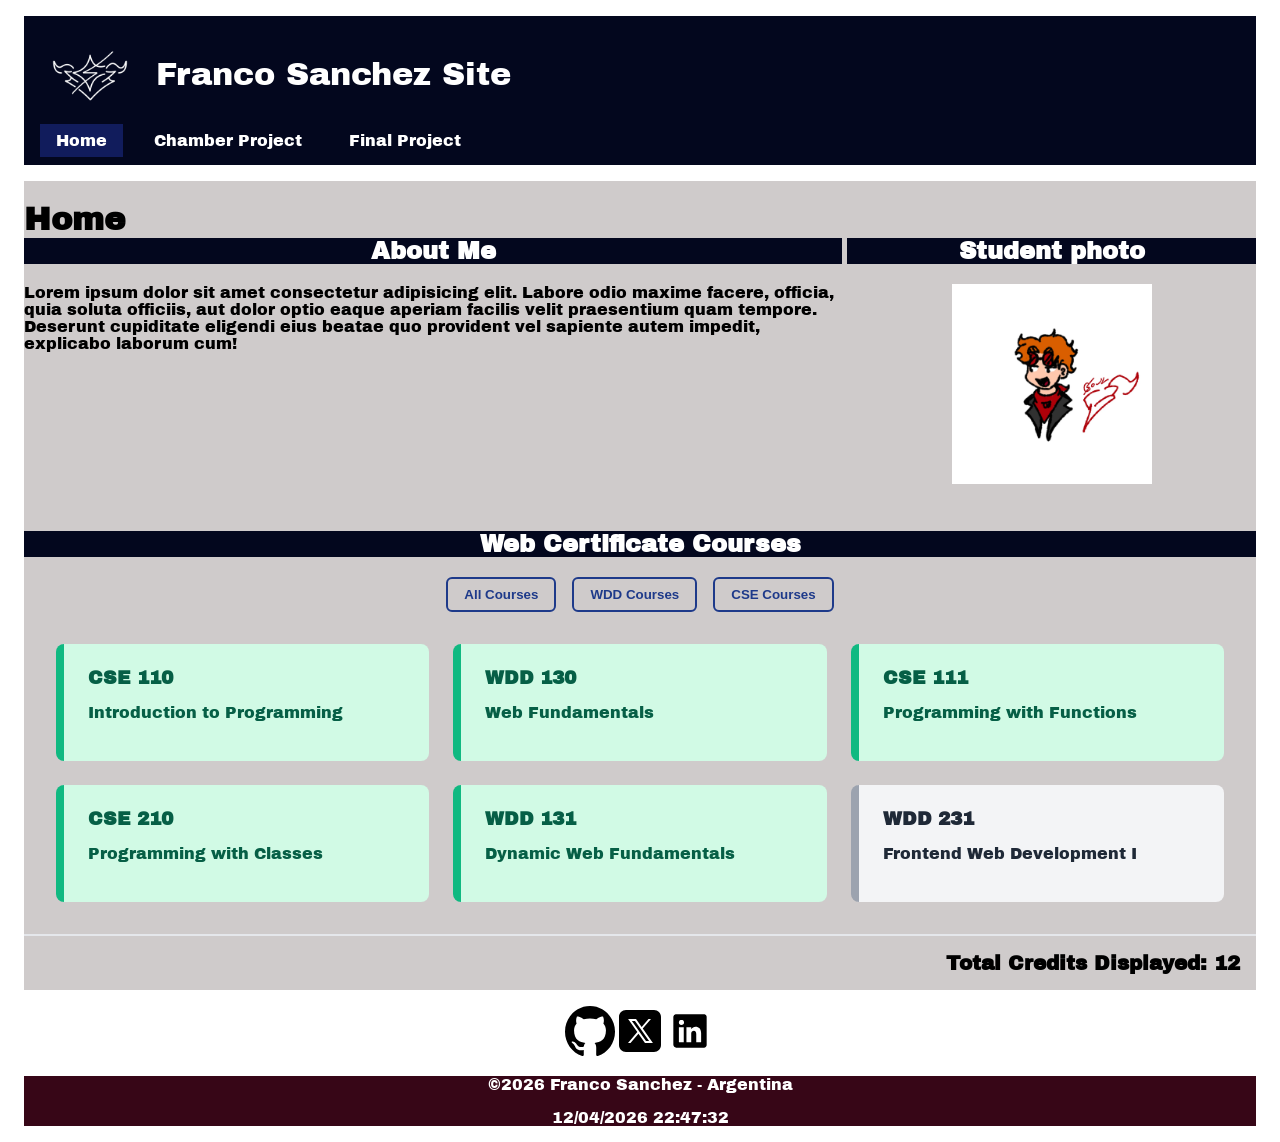
<file: index.html>
<!DOCTYPE html>
<html lang="en">
<head>
    <meta charset="UTF-8">
    <meta name="viewport" content="width=device-width, initial-scale=1.0">
    <title>Document</title>
    <meta name="description" content="Main page task">
    <meta name="author" content="Franco Sanchez">
    <script src="scripts/getdates.js" defer></script>
    <link rel="stylesheet" href="styles/base.css">
    <link rel="stylesheet" href="styles/base-large.css">
    <link rel="preconnect" href="https://fonts.googleapis.com">
    <link rel="preconnect" href="https://fonts.gstatic.com" crossorigin>
    <link href="https://fonts.googleapis.com/css2?family=Archivo+Black&family=Google+Sans:ital,opsz,wght@0,17..18,400..700;1,17..18,400..700&family=Lato:wght@400;700;900&family=Roboto:ital,wght@0,100..900;1,100..900&display=swap" rel="stylesheet">
    <script src="scripts/courses.js" defer></script>
    <script src="scripts/nav.js" defer></script>
    <link rel="preconnect" href="https://fonts.googleapis.com">
    <link rel="preconnect" href="https://fonts.gstatic.com" crossorigin>
    <link href="https://fonts.googleapis.com/css2?family=Archivo+Black&family=Google+Sans:ital,opsz,wght@0,17..18,400..700;1,17..18,400..700&family=Lato:wght@400;700;900&family=Nunito:ital,wght@0,200..1000;1,200..1000&family=Roboto:ital,wght@0,100..900;1,100..900&display=swap" rel="stylesheet">
</head>
<body>
    <header>
        <section id="headername">
            <img src="images/souly_logo.webp" alt="souly logo">
            <span>Franco Sanchez Site</span>
            <button type="button" id="hambutton"></button>
        </section>
        <nav>
            <ul>
                <li class="active"><a href="#">Home</a></li>
                <li><a href="chamber/index.html">Chamber Project</a></li>
                <li><a href="finalproject/index.html">Final Project</a></li>
            </ul>
        </nav>
    </header>
    <main>
        <h1>Home</h1>
        <section class="biobio">
            <h2>About Me</h2>
            <p>Lorem ipsum dolor sit amet consectetur adipisicing elit. Labore odio maxime facere, officia, quia soluta officiis, aut dolor optio eaque aperiam facilis velit praesentium quam tempore. Deserunt cupiditate eligendi eius beatae quo provident vel sapiente autem impedit, explicabo laborum cum!</p>
        </section>
        <section class="pfp">
            <h2>Student photo</h2>
            <div><img src="images/profile.webp" alt="Student Photo"></div>
            
        </section>
        <section class="manystuff">
            <h2>Web Certificate Courses</h2>
            <div class="filters">
            <button type="button" class="fbut" id="ac">All Courses</button>
            <button type="button" class="fbut" id="wdd">WDD Courses</button>
            <button type="button" class="fbut" id="cse">CSE Courses</button>
            </div>
            <div id="course-container" class="course-grid"></div>
            <div class="credit-total">
                Total Credits Displayed: <span id="total-credits">0</span>
            </div>
        </section>
    </main>
    <footer>
        <section class="footermedia">
            <a href="github.com"><img src="images/github.svg" alt="GitHub"></a>
            <a href="https://x.com/CSoulyKun"><img src="images/xlogo.svg" alt="X"></a>
            <a href="linkedin.com"><img src="images/linkedin.svg" alt="LinkedIn"></a>
        </section>
        <section class="footercover">
            <p>©<span id="currentyear"></span> Franco Sanchez - Argentina</p>
            <p id="lastModified"></p>
        </section>
        
    </footer>
</body>
</html>
</file>
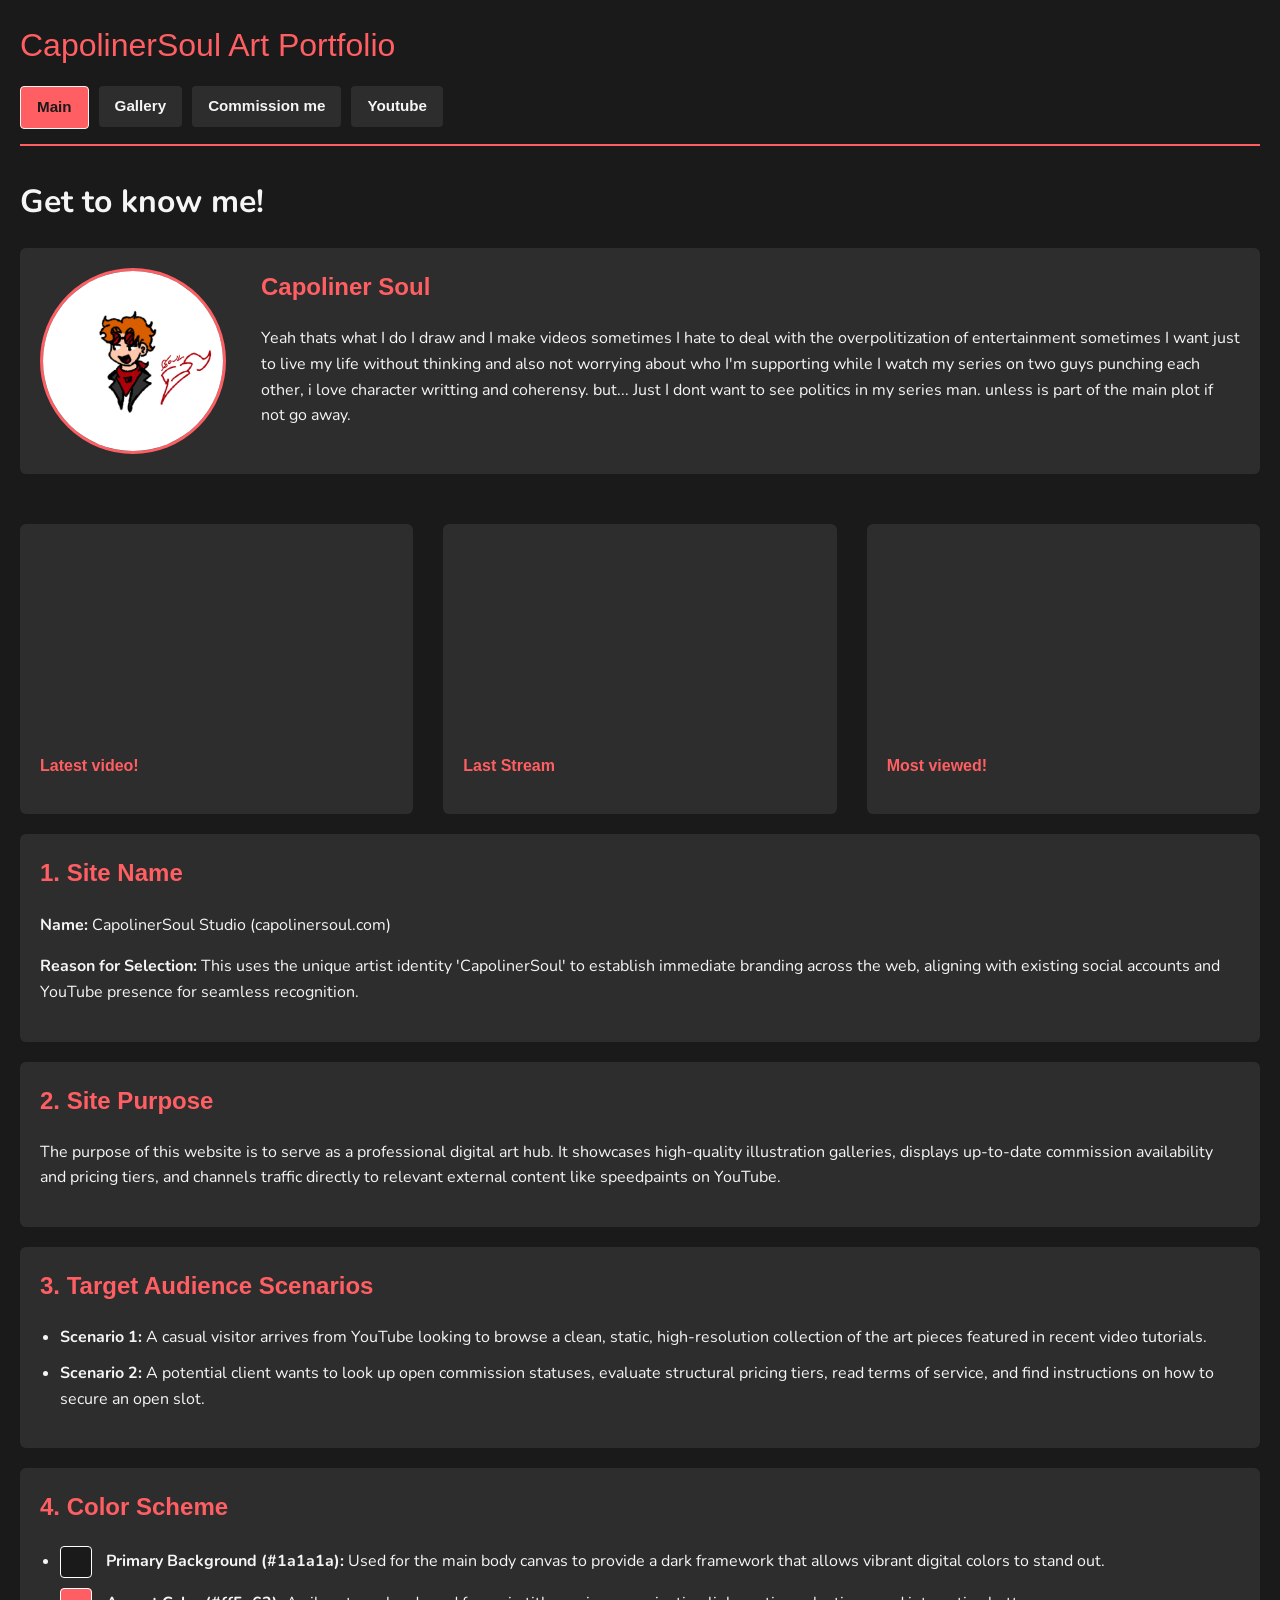
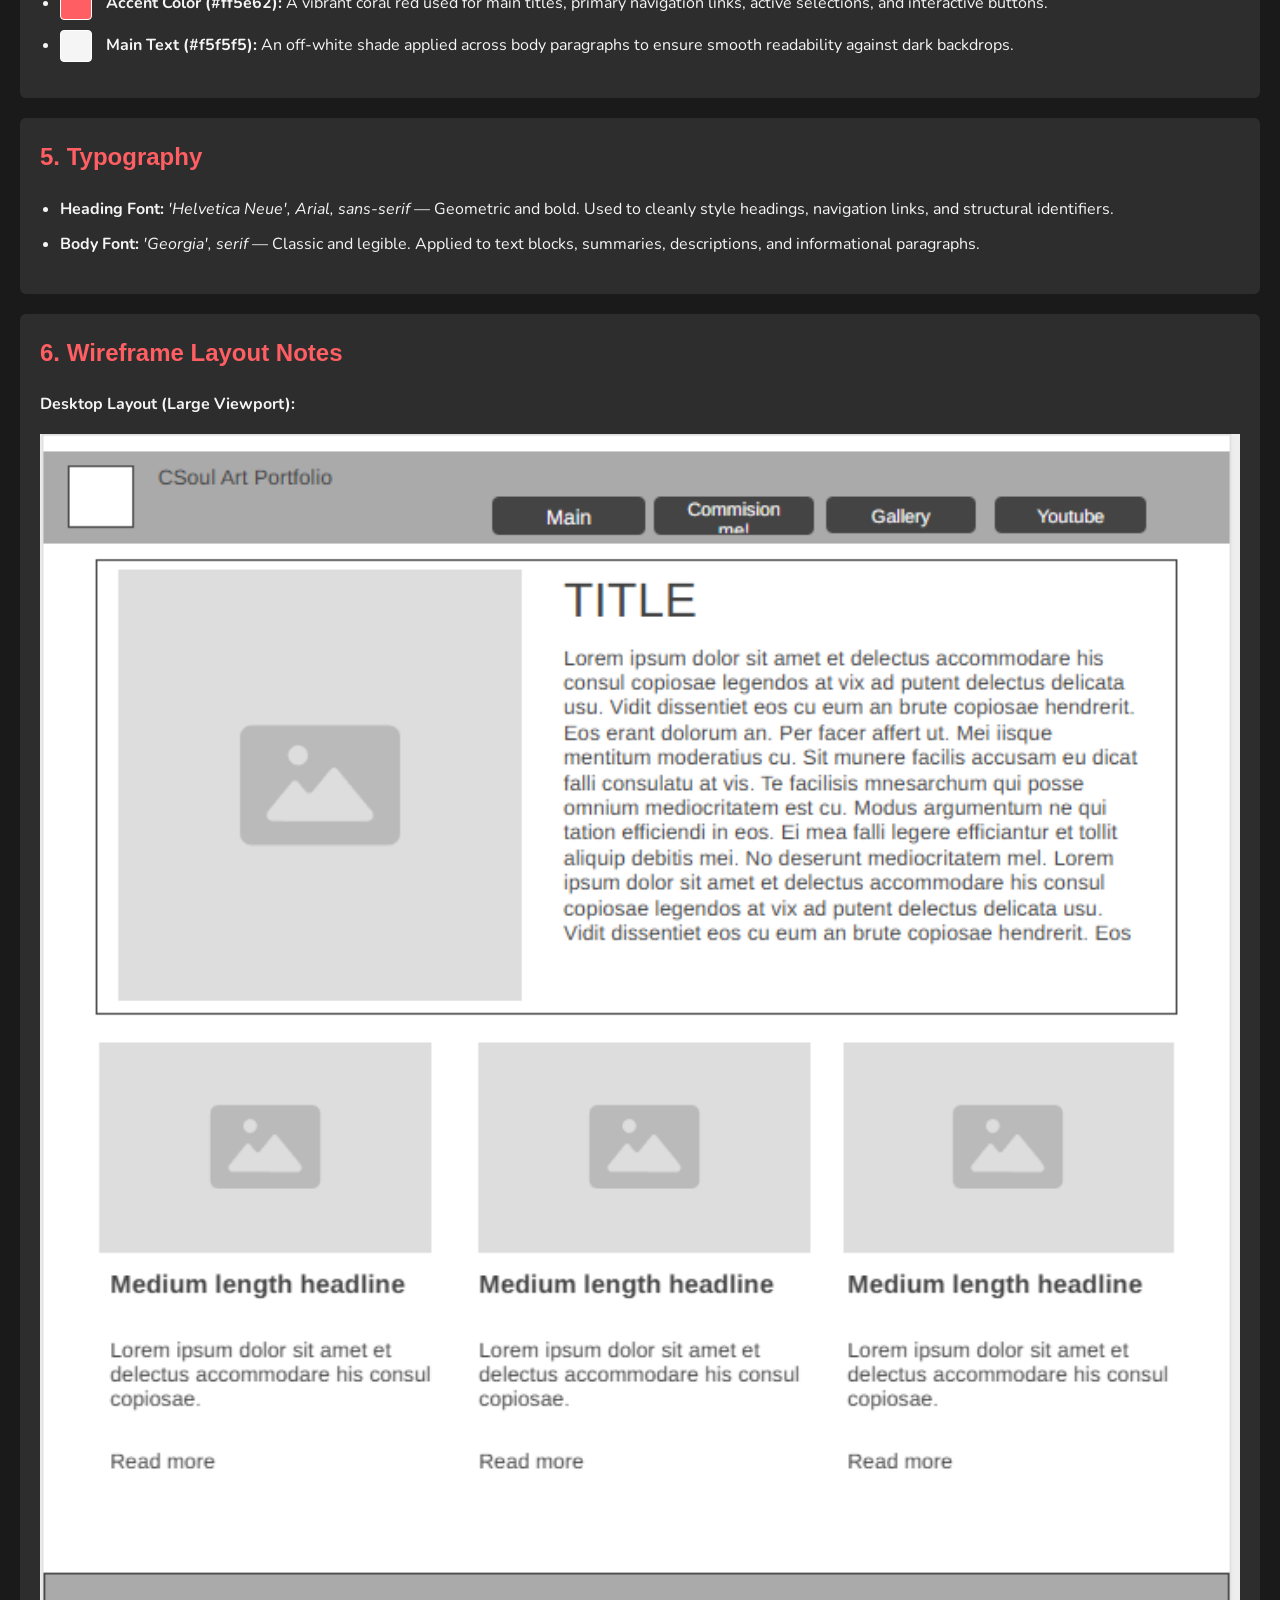
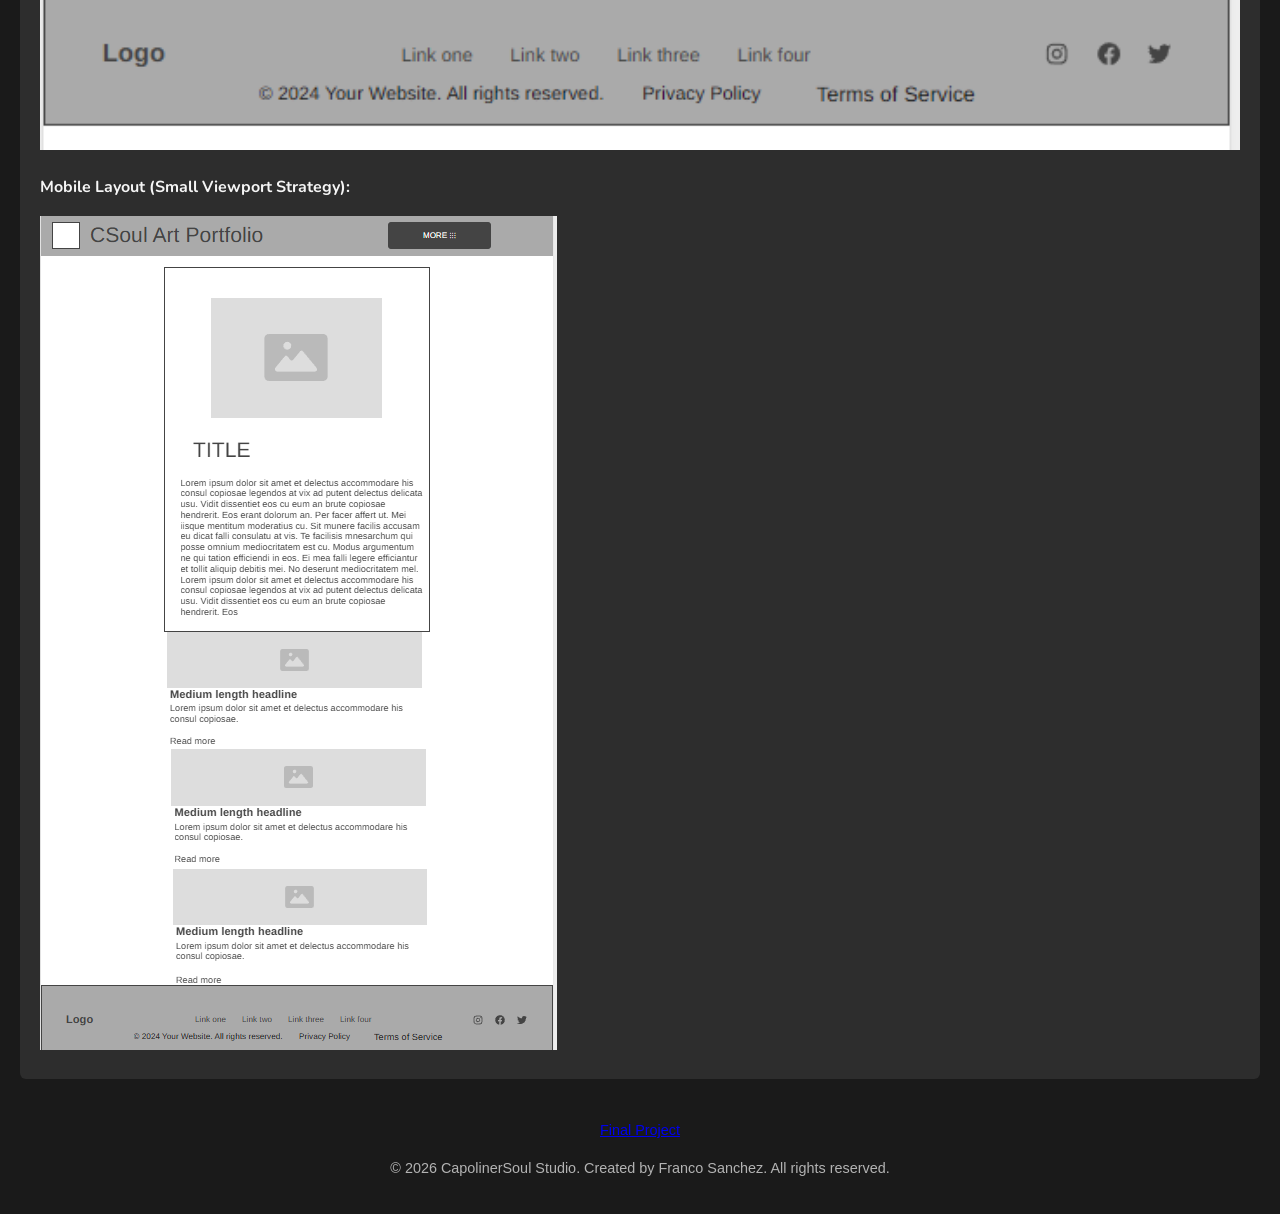
<file: finalproject/index.html>
<!DOCTYPE html>
<html lang="en">
<head>
    <meta charset="UTF-8">
    <meta name="viewport" content="width=device-width, initial-scale=1.0">
    <title>CapolinerSoul's Art Portfolio</title>
    <meta name="description" content="Capoliner Soul's Art Portfolio for showing off and getting commissions">
    <meta name="author" content="Franco Sanchez">
    <meta property="og:type" content="website">
    <meta property="og:title" content="CapolinerSoul's Art Portfolio & Commissions">
    <meta property="og:description" content="Explore CapolinerSoul's artwork, latest videos, and request custom digital art commissions or models.">
    <meta property="og:url" content="https://capolinersoul.github.io/wdd231/project/index.html">
    <meta property="og:image" content="https://capolinersoul.github.io/wdd231/project/images/profile.webp">
    <link rel="stylesheet" href="styles/small.css">
    <link rel="stylesheet" href="styles/large.css">
    <link rel="shortcut icon" href="favicon.ico" type="image/x-icon">
    <script src="scripts/navigation.js"></script>
    <link rel="preconnect" href="https://fonts.googleapis.com">
    <link rel="preconnect" href="https://fonts.gstatic.com" crossorigin>
    <link href="https://fonts.googleapis.com/css2?family=Archivo+Black&family=Google+Sans:ital,opsz,wght@0,17..18,400..700;1,17..18,400..700&family=Lato:wght@400;700;900&family=Nunito:ital,wght@0,200..1000;1,200..1000&family=Roboto:ital,wght@0,100..900;1,100..900&display=swap" rel="stylesheet">
</head>
<body>

    <header>
        <div class="header-container">
            <p class="site-title">CapolinerSoul Art Portfolio</h1>
            <button class="hamburger-btn" id="hamburgerBtn">
                <span class="bar"></span>
                <span class="bar"></span>
                <span class="bar"></span>
            </button>
            <nav class="main-nav" id="mainNav">
                <ul>
                    <li><a href="index.html" class="nav-btn active" aria-current="page">Main</a></li>
                    <li><a href="gallery.html" class="nav-btn">Gallery</a></li>
                    <li><a href="commision.html" class="nav-btn">Commission me</a></li>
                    <li><a href="https://www.youtube.com/@CapolinerSoul" class="nav-btn">Youtube</a></li>
                </ul>
            </nav>
        </div>
    </header>

    <main>
        <h1>Get to know me!</h1>
        <div class="grid-container">
        <section class="reborn">
            <img src="images/profile.webp" alt="soulykun" id="profile">
            <div><h2>Capoliner Soul</h2><p>Yeah thats what I do I draw and I make videos sometimes I hate to deal with the overpolitization of entertainment sometimes I want just to live my life without thinking and also not worrying about who I'm supporting while I watch my series on two guys punching each other, i love character writting and coherensy. but... Just I dont want to see politics in my series man. unless is part of the main plot if not go away.</p></div>
        </section>
        <section class="triple">
            <iframe src="https://www.youtube.com/embed/k37mfW4xetQ?si=ytSvPO5aEeFA6Hhg&amp;controls=0" title="YouTube video player" frameborder="0" allow="accelerometer; autoplay; clipboard-write; encrypted-media; gyroscope; picture-in-picture; web-share" referrerpolicy="strict-origin-when-cross-origin" allowfullscreen></iframe>
            <p>Latest video!</p>
        </section>

        <section class="triple">
            <iframe src="https://www.youtube.com/embed/mxJrtA_7kd0?si=ff-UCdugk2assuoe&amp;controls=0" title="YouTube video player" frameborder="0" allow="accelerometer; autoplay; clipboard-write; encrypted-media; gyroscope; picture-in-picture; web-share" referrerpolicy="strict-origin-when-cross-origin" allowfullscreen></iframe>
            <p>Last Stream</p>
        </section>

        <section class="triple">
            <iframe src="https://www.youtube.com/embed/5-foyghGtCk?si=y-5IJg4DzbYtLPwk&amp;controls=0" title="YouTube video player" frameborder="0" allow="accelerometer; autoplay; clipboard-write; encrypted-media; gyroscope; picture-in-picture; web-share" referrerpolicy="strict-origin-when-cross-origin" allowfullscreen></iframe>
            <p>Most viewed!</p>
        </section>

        </div>
        <section>
            <h2>1. Site Name</h2>
            <p><strong>Name:</strong> CapolinerSoul Studio (capolinersoul.com)</p>
            <p><strong>Reason for Selection:</strong> This uses the unique artist identity 'CapolinerSoul' to establish immediate branding across the web, aligning with existing social accounts and YouTube presence for seamless recognition.</p>
        </section>

        <section>
            <h2>2. Site Purpose</h2>
            <p>The purpose of this website is to serve as a professional digital art hub. It showcases high-quality illustration galleries, displays up-to-date commission availability and pricing tiers, and channels traffic directly to relevant external content like speedpaints on YouTube.</p>
        </section>


        <section>
            <h2>3. Target Audience Scenarios</h2>
            <ul>
                <li><strong>Scenario 1:</strong> A casual visitor arrives from YouTube looking to browse a clean, static, high-resolution collection of the art pieces featured in recent video tutorials.</li>
                <li><strong>Scenario 2:</strong> A potential client wants to look up open commission statuses, evaluate structural pricing tiers, read terms of service, and find instructions on how to secure an open slot.</li>
            </ul>
        </section>

        <section>
            <h2>4. Color Scheme</h2>
            <ul>
                <li>
                    <span class="color-box base-bg"></span>
                    <strong>Primary Background (#1a1a1a):</strong> Used for the main body canvas to provide a dark framework that allows vibrant digital colors to stand out.
                </li>
                <li>
                    <span class="color-box coral-bg"></span>
                    <strong>Accent Color (#ff5e62):</strong> A vibrant coral red used for main titles, primary navigation links, active selections, and interactive buttons.
                </li>
                <li>
                    <span class="color-box white-bg"></span>
                    <strong>Main Text (#f5f5f5):</strong> An off-white shade applied across body paragraphs to ensure smooth readability against dark backdrops.
                </li>
            </ul>
        </section>

        <section>
            <h2>5. Typography</h2>
            <ul>
                <li><strong>Heading Font:</strong> <em>'Helvetica Neue', Arial, sans-serif</em> — Geometric and bold. Used to cleanly style headings, navigation links, and structural identifiers.</li>
                <li><strong>Body Font:</strong> <em>'Georgia', serif</em> — Classic and legible. Applied to text blocks, summaries, descriptions, and informational paragraphs.</li>
            </ul>
        </section>

        <section>
            <h2>6. Wireframe Layout Notes</h2>
            
            <p><strong>Desktop Layout (Large Viewport):</strong></p>
            <img class="wireframe" src="images/wireframe.png" alt="wireframe">
            
            <p><strong>Mobile Layout (Small Viewport Strategy):</strong></p>
            <img class="wireframe-mobile" src="images/wireframe-small.png" alt="mobile wireframe">
        </section>
    </main>

    <footer>
        <a href="https://youtu.be/vgXP-fGPPyI">Final Project</a>
        <p>&copy; 2026 CapolinerSoul Studio. Created by Franco Sanchez. All rights reserved.</p>
    </footer>

</body>
</html>
</file>
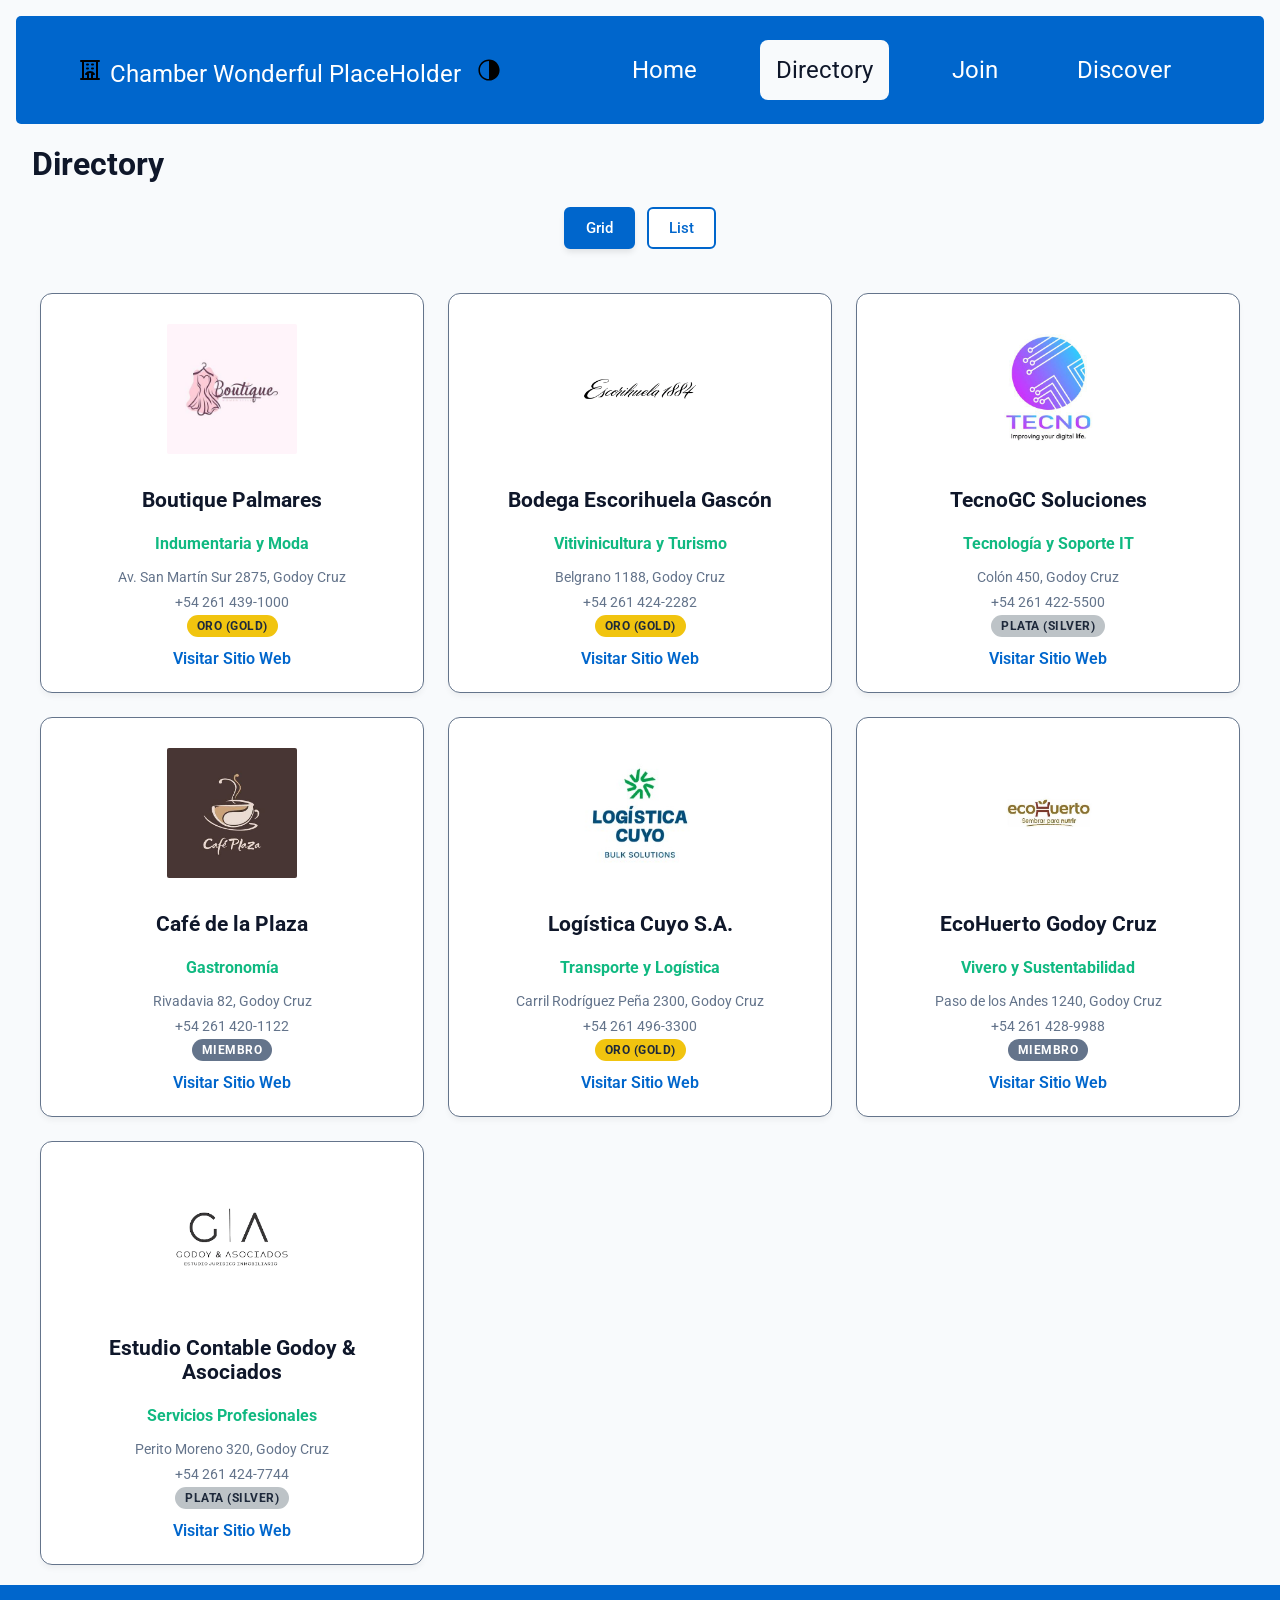
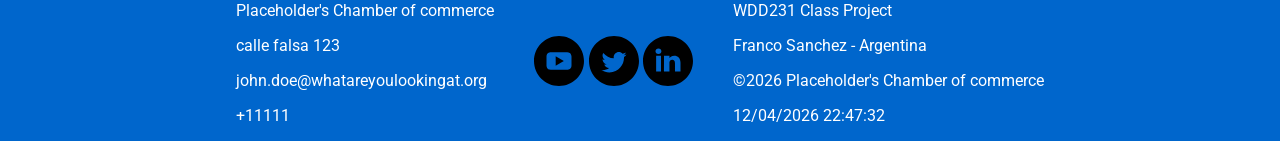
<file: chamber/directory.html>
<!DOCTYPE html>
<html lang="en">
<head>
    <meta charset="UTF-8">
    <meta name="viewport" content="width=device-width, initial-scale=1.0">
    <title>Directory Chamber Wonderful PlaceHolder</title>
    <meta name="description" content="This directory chamber serves as a wonderful placeholder for organizing your files, testing layouts, or structuring complex data architectures. Designed with intuitive compartmentalization, it provides a clean, reliable, and highly secure space to visualize system frameworks before final implementation. Perfect for development, it keeps your project neatly structured and accessible.">
    <meta name="author" content="Franco Sanchez">
    <meta property="og:title" content="Chamber Wonderful PlaceHolder">
    <meta property="og:description" content="This directory chamber serves as a wonderful placeholder for organizing your files, testing layouts, or structuring complex data architectures. Designed with intuitive compartmentalization, it provides a clean, reliable, and highly secure space to visualize system frameworks before final implementation. Perfect for development, it keeps your project neatly structured and accessible.">
    <meta property="og:image" content="https://capolinersoul.github.io/wdd231/chamber/images/godoycruzplaza.webp">
    <meta property="og:url" content="https://capolinersoul.github.io/wdd231/chamber/directory.html">
    <link rel="icon" href="favicon.ico">
    <link rel="preconnect" href="https://fonts.googleapis.com">
    <link rel="preconnect" href="https://fonts.gstatic.com" crossorigin>
    <link href="https://fonts.googleapis.com/css2?family=Archivo+Black&family=Google+Sans:ital,opsz,wght@0,17..18,400..700;1,17..18,400..700&family=Lato:wght@400;700;900&family=Roboto:ital,wght@0,100..900;1,100..900&display=swap" rel="stylesheet">
    <script src="scripts/getdates.js" defer></script>
    <script src="scripts/nav.js" defer></script>
    <link rel="stylesheet" href="styles/base.css">
    <link rel="stylesheet" href="styles/small.css">
    <link rel="stylesheet" href="styles/large.css">
    <script src="scripts/directory.js" defer></script>
    <script src="scripts/darkmode.js" defer></script>
</head>
<body>
    <header>
        <div class="mainheader"><img src="images/hotelnotagain.svg" alt=""><span>Chamber Wonderful PlaceHolder</span><button type="button" id="dark"><img src="images/modebt.svg" alt="mode button"></button><button type="button" id="hambutton"></button></div>
        <nav>
            <ul>
                <li><a href="index.html">Home</a></li>
                <li><a class="active" href="directory.html">Directory</a></li>
                <li><a href="join.html">Join</a></li>
                <li><a href="discover.html">Discover</a></li>
            </ul>
        </nav>
    </header>
    <main>
        <h1>Directory</h1>
    <div class="directory-controls"><button type="button" id="gridBtn" class="active">Grid</button><button type="button" id="listBtn">List</button></div>
    <div id="memberContainer" class="grid-view"></div>
    </main>
    <footer>
        <div class="infofooter">
            <p>Placeholder's Chamber of commerce</p>
            <p>calle falsa 123</p>
            <p>john.doe@whatareyoulookingat.org</p>
            <p>+11111</p>
        </div>
        <div class="socialmediafooter">
            <a href="youtube.com"><img src="images/youtube.svg" alt="youtube"></a>
            <a href="twitter.com"><img src="images/twitter.svg" alt="twitter"></a>
            <a href="linkedin.com"><img src="images/linkedin.svg" alt="linked in"></a>
        </div>
        <div class="infofooter">
            <p>WDD231 Class Project</p>
            <p>Franco Sanchez - Argentina</p>
            <p>©<span id="currentyear"></span> Placeholder's Chamber of commerce</p>
            <p id="lastModified"></p>
        </div>
        
    </footer>
</body>
</html>
</file>
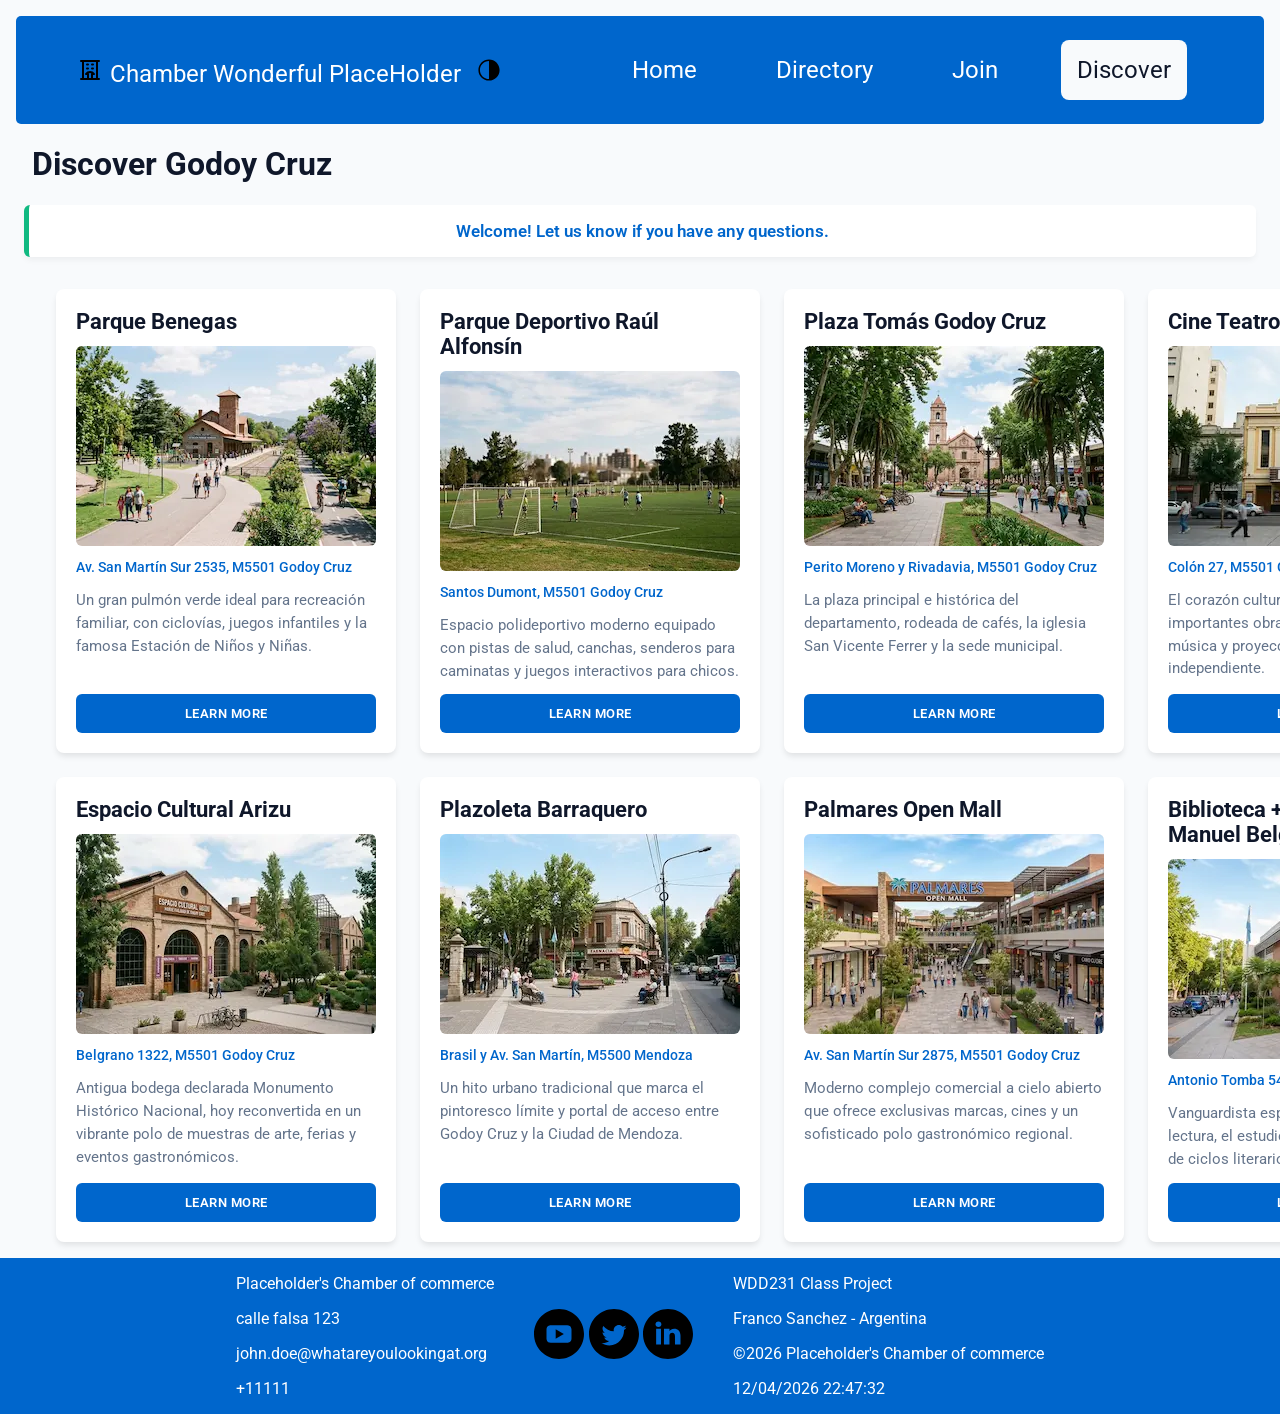
<file: chamber/discover.html>
<!DOCTYPE html>
<html lang="en">
<head>
    <meta charset="UTF-8">
    <meta name="viewport" content="width=device-width, initial-scale=1.0">
    <title>Discover Chamber Wonderful PlaceHolder</title>
    <meta name="description" content="Discover godoy cruz wonders and come to know them everything at the reach of you hand please come visit us">
    <meta name="author" content="Franco Sanchez">
    <meta property="og:title" content="Chamber Wonderful PlaceHolder">
    <meta property="og:description" content="Discover godoy cruz wonders and come to know them everything at the reach of you hand please come visit us">
    <meta property="og:image" content="https://capolinersoul.github.io/wdd231/chamber/images/godoycruzplaza.webp">
    <meta property="og:url" content="https://capolinersoul.github.io/wdd231/chamber/directory.html">
    <link rel="icon" href="favicon.ico">
    <link rel="preconnect" href="https://fonts.googleapis.com">
    <link rel="preconnect" href="https://fonts.gstatic.com" crossorigin>
    <link href="https://fonts.googleapis.com/css2?family=Archivo+Black&family=Google+Sans:ital,opsz,wght@0,17..18,400..700;1,17..18,400..700&family=Lato:wght@400;700;900&family=Roboto:ital,wght@0,100..900;1,100..900&display=swap" rel="stylesheet">
    <script src="scripts/getdates.js" defer></script>
    <script src="scripts/nav.js" defer></script>
    <link rel="stylesheet" href="styles/base.css">
    <link rel="stylesheet" href="styles/small.css">
    <link rel="stylesheet" href="styles/medium.css">
    <link rel="stylesheet" href="styles/large.css">
    <script src="scripts/darkmode.js" defer></script>
    <script type="module" src="data/interest.mjs"></script>
    <script type="module" src="scripts/moreitems.js"></script>
    <script src="scripts/visit-counter.js" defer></script>
</head>
<body>
    <header>
        <div class="mainheader"><img src="images/hotelnotagain.svg" alt=""><span>Chamber Wonderful PlaceHolder</span><button type="button" id="dark"><img src="images/modebt.svg" alt="mode button"></button><button type="button" id="hambutton"></button></div>
        <nav>
            <ul>
                <li><a href="index.html">Home</a></li>
                <li><a href="directory.html">Directory</a></li>
                <li><a href="join.html">Join</a></li>
                <li><a class="active" href="discover.html">Discover</a></li>
            </ul>
        </nav>
    </header>
    <main>
        <h1>Discover Godoy Cruz</h1>
        <div id="visit-message" class="visit-message-box"></div>
        <div><section id="cards-container" class="grid-container"></section></div>
    </main>
    <footer>
        <div class="infofooter">
            <p>Placeholder's Chamber of commerce</p>
            <p>calle falsa 123</p>
            <p>john.doe@whatareyoulookingat.org</p>
            <p>+11111</p>
        </div>
        <div class="socialmediafooter">
            <a href="youtube.com"><img src="images/youtube.svg" alt="youtube"></a>
            <a href="twitter.com"><img src="images/twitter.svg" alt="twitter"></a>
            <a href="linkedin.com"><img src="images/linkedin.svg" alt="linked in"></a>
        </div>
        <div class="infofooter">
            <p>WDD231 Class Project</p>
            <p>Franco Sanchez - Argentina</p>
            <p>©<span id="currentyear"></span> Placeholder's Chamber of commerce</p>
            <p id="lastModified"></p>
        </div>
        
    </footer>
</body>
</html>
</file>
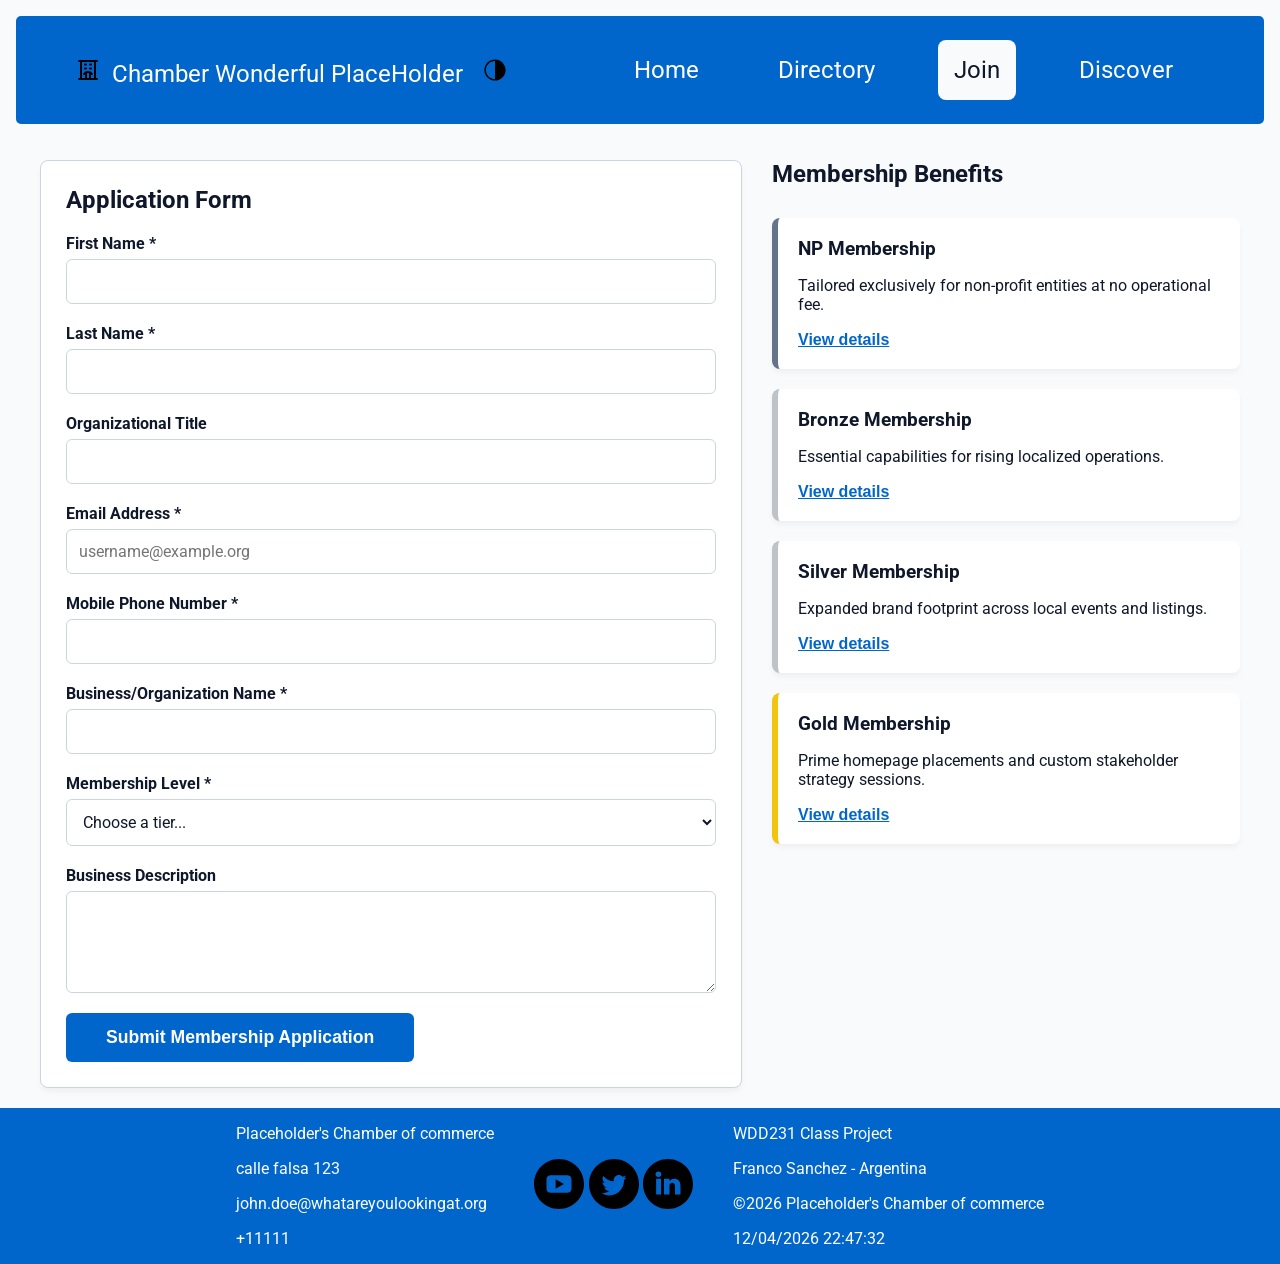
<file: chamber/join.html>
<!DOCTYPE html>
<html lang="en">
<head>
    <meta charset="UTF-8">
    <meta name="viewport" content="width=device-width, initial-scale=1.0">
    <title>Join Us - Commerce Chamber Wonderful PlaceHolder</title>
    <meta name="description" content="Become a member of the chamber of commerce of PlaceHolder">
    <meta name="author" content="Franco Sanchez">
    <meta property="og:title" content="Chamber Wonderful PlaceHolder">
    <meta property="og:description" content="Become a member of the chamber of commerce of PlaceHolder">
    <meta property="og:image" content="https://capolinersoul.github.io/wdd231/chamber/images/godoycruzplaza.webp">
    <meta property="og:url" content="https://capolinersoul.github.io/wdd231/chamber/index.html">
    <link rel="icon" href="favicon.ico">
    <link rel="preconnect" href="https://fonts.googleapis.com">
    <link rel="preconnect" href="https://fonts.gstatic.com" crossorigin>
    <link href="https://fonts.googleapis.com/css2?family=Archivo+Black&family=Google+Sans:ital,opsz,wght@0,17..18,400..700;1,17..18,400..700&family=Lato:wght@400;700;900&family=Roboto:ital,wght@0,100..900;1,100..900&display=swap" rel="stylesheet">
    <script src="scripts/getdates.js" defer></script>
    <script src="scripts/nav.js" defer></script>
    <script src="scripts/darkmode.js" defer></script>
    <script src="scripts/join.js" defer></script>
    <link rel="stylesheet" href="styles/base.css">
    <link rel="stylesheet" href="styles/small.css">
    <link rel="stylesheet" href="styles/large.css">
</head>
<body>
    <header>
        <div class="mainheader">
            <img src="images/hotelnotagain.svg" alt="">
            <span>Chamber Wonderful PlaceHolder</span>
            <button type="button" id="dark"><img src="images/modebt.svg" alt="mode button"></button>
            <button type="button" id="hambutton"></button>
        </div>
        <nav>
            <ul>
                <li><a href="index.html">Home</a></li>
                <li><a href="directory.html">Directory</a></li>
                <li><a class="active" href="join.html">Join</a></li>
                <li><a href="discover.html">Discover</a></li>
            </ul>
        </nav>
    </header>

    <main>
        <div class="join-grid">
            <section>
                <form action="thankyou.html" method="get">
                    <h1>Application Form</h1>

                    <label>
                        <span>First Name *</span>
                        <input type="text" name="first_name" required title="Please type your given name" autocomplete="given-name">
                    </label>

                    <label><span>Last Name *</span>
                        <input type="text" name="last_name" required title="Please type your family name" autocomplete="family-name">
                    </label>

                    <label><span>Organizational Title</span>
                        <input type="text" name="org_title" title="Minimum 7 characters. Letters, spaces, and hyphens only." autocomplete="organization-title" pattern="[A-Za-z\s\-]{7,}">
                    </label>

                    <label><span>Email Address *</span>
                        <input type="email" name="email" required title="Please type a valid email address" autocomplete="email" placeholder="username@example.org">
                    </label>

                    <label><span>Mobile Phone Number *</span>
                        <input type="tel" name="mobile" required title="Please provide a functional mobile number" autocomplete="tel">
                    </label>

                    <label><span>Business/Organization Name *</span>
                        <input type="text" name="organization" required title="Legal name of your company" autocomplete="organization">
                    </label>

                    <label><span>Membership Level *</span>
                        <select name="membership_level" required title="Select the membership tier that fits you best">
                            <option value="" disabled selected>Choose a tier...</option>
                            <option value="np">NP Membership (Non-profit - Free)</option>
                            <option value="bronze">Bronze Membership</option>
                            <option value="silver">Silver Membership</option>
                            <option value="gold">Gold Membership</option>
                        </select>
                    </label>

                    <label><span>Business Description</span>
                        <textarea name="description" rows="4" title="Brief summary of your company profile"></textarea>
                    </label>

                    <!-- Hidden element tracking active submission epoch -->
                    <input type="hidden" name="timestamp" id="form-timestamp">

                    <input type="submit" value="Submit Membership Application">
                </form>
            </section>

            <!-- Sidebar / Bottom con Tarjetas de Membresía -->
            <aside class="membership-cards">
                <h2>Membership Benefits</h2>
                
                <div class="membership-card">
                    <h3>NP Membership</h3>
                    <p>Tailored exclusively for non-profit entities at no operational fee.</p>
                    <button type="button" data-modal="modal-np">View details</button>
                </div>

                <div class="membership-card">
                    <h3>Bronze Membership</h3>
                    <p>Essential capabilities for rising localized operations.</p>
                    <button type="button" data-modal="modal-bronze">View details</button>
                </div>

                <div class="membership-card">
                    <h3>Silver Membership</h3>
                    <p>Expanded brand footprint across local events and listings.</p>
                    <button type="button" data-modal="modal-silver">View details</button>
                </div>

                <div class="membership-card">
                    <h3>Gold Membership</h3>
                    <p>Prime homepage placements and custom stakeholder strategy sessions.</p>
                    <button type="button" data-modal="modal-gold">View details</button>
                </div>
            </aside>
        </div>
    </main>

    <dialog id="modal-np">
        <h2>NP Membership</h2>
        <p><strong>Cost:</strong> Free ($0/yr)</p>
        <ul>
            <li>Basic directory visibility.</li>
            <li>Open community workshop access.</li>
        </ul>
        <button class="close-modal">Close</button>
    </dialog>

    <dialog id="modal-bronze">
        <h2>Bronze Membership</h2>
        <p><strong>Cost:</strong> $55/yr</p>
        <ul>
            <li>Standard directory index inclusion.</li>
            <li>10% general entry event discounts.</li>
            <li>Quarterly publication mentions.</li>
        </ul>
        <button class="close-modal">Close</button>
    </dialog>

    <dialog id="modal-silver">
        <h2>Silver Membership</h2>
        <p><strong>Cost:</strong> $100/yr</p>
        <ul>
            <li>All Bronze perks included.</li>
            <li>20% baseline ticket price drops.</li>
            <li>Rotating landing-page highlights.</li>
            <li>Two technical corporate training seats.</li>
        </ul>
        <button class="close-modal">Close</button>
    </dialog>

    <dialog id="modal-gold">
        <h2>Gold Membership</h2>
        <p><strong>Cost:</strong> $200/yr</p>
        <ul>
            <li>All Silver perks included.</li>
            <li>Unlimited complimentary VIP event allocations.</li>
            <li>Permanent home-screen banner presence.</li>
            <li>In-house custom team workshops.</li>
        </ul>
        <button class="close-modal">Close</button>
    </dialog>

    <footer>
        <div class="infofooter">
            <p>Placeholder's Chamber of commerce</p>
            <p>calle falsa 123</p>
            <p>john.doe@whatareyoulookingat.org</p>
            <p>+11111</p>
        </div>
        <div class="socialmediafooter">
            <a href="youtube.com"><img src="images/youtube.svg" alt="youtube"></a>
            <a href="twitter.com"><img src="images/twitter.svg" alt="twitter"></a>
            <a href="linkedin.com"><img src="images/linkedin.svg" alt="linked in"></a>
        </div>
        <div class="infofooter">
            <p>WDD231 Class Project</p>
            <p>Franco Sanchez - Argentina</p>
            <p>©<span id="currentyear"></span> Placeholder's Chamber of commerce</p>
            <p id="lastModified"></p>
        </div>
    </footer>
</body>
</html>
</file>
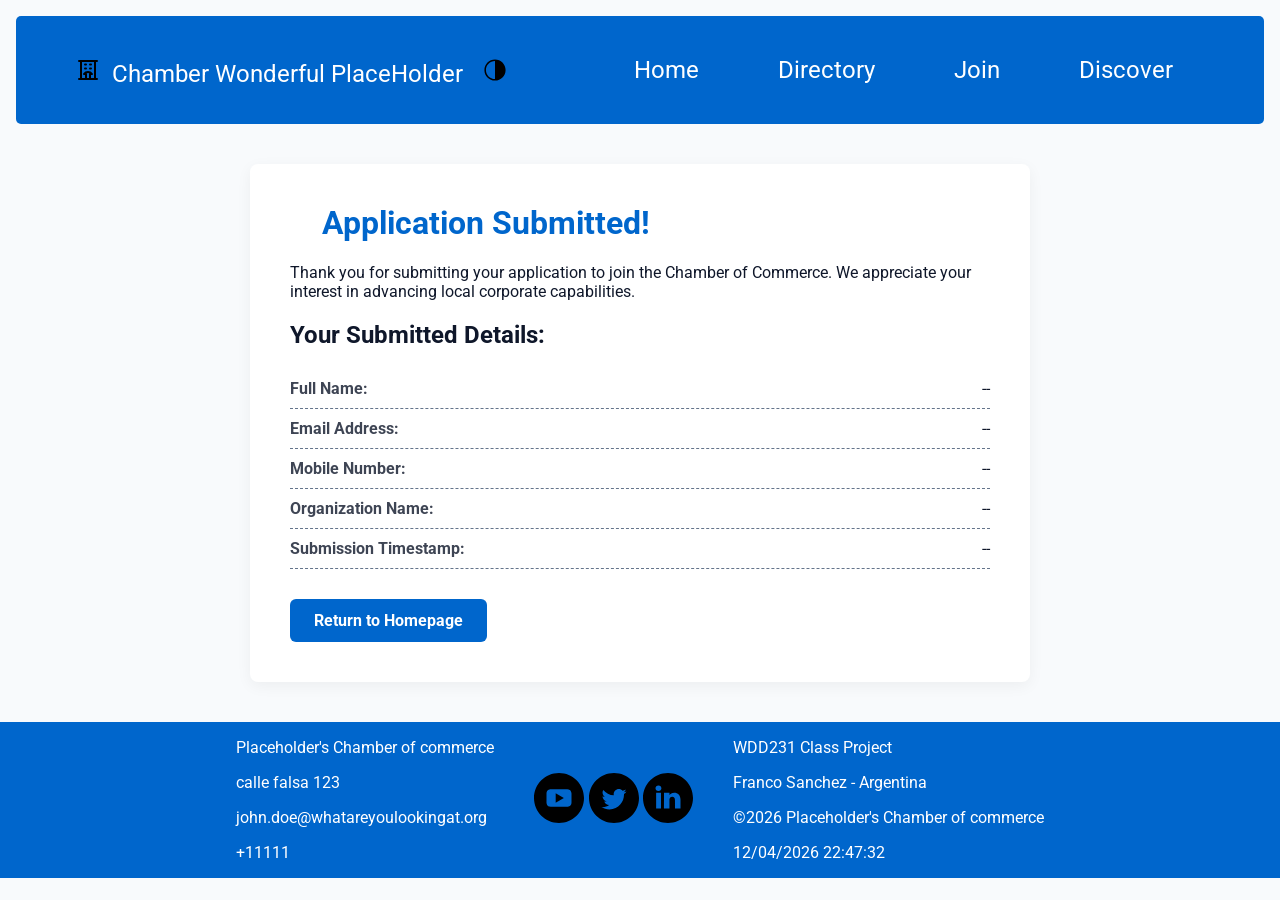
<file: chamber/thankyou.html>
<!DOCTYPE html>
<html lang="en">
<head>
    <meta charset="UTF-8">
    <meta name="viewport" content="width=device-width, initial-scale=1.0">
    <title>Application Received - Commerce Chamber Wonderful PlaceHolder</title>
    <meta name="description" content="Thank you for submitting your chamber of commerce application.">
    <meta name="author" content="Franco Sanchez">
    <link rel="icon" href="favicon.ico">
    <link rel="preconnect" href="https://fonts.googleapis.com">
    <link rel="preconnect" href="https://fonts.gstatic.com" crossorigin>
    <link href="https://fonts.googleapis.com/css2?family=Archivo+Black&family=Google+Sans:ital,opsz,wght@0,17..18,400..700;1,17..18,400..700&family=Lato:wght@400;700;900&family=Roboto:ital,wght@0,100..900;1,100..900&display=swap" rel="stylesheet">
    <script src="scripts/getdates.js" defer></script>
    <script src="scripts/nav.js" defer></script>
    <script src="scripts/darkmode.js" defer></script>
    <script src="scripts/thankyou.js" defer></script>
    <link rel="stylesheet" href="styles/base.css">
    <link rel="stylesheet" href="styles/small.css">
    <link rel="stylesheet" href="styles/large.css">
</head>
<body>
    <header>
        <div class="mainheader">
            <img src="images/hotelnotagain.svg" alt="">
            <span>Chamber Wonderful PlaceHolder</span>
            <button type="button" id="dark"><img src="images/modebt.svg" alt="mode button"></button>
            <button type="button" id="hambutton"></button>
        </div>
        <nav>
            <ul>
                <li><a href="index.html">Home</a></li>
                <li><a href="directory.html">Directory</a></li>
                <li><a href="join.html">Join</a></li>
                <li><a href="discover.html">Discover</a></li>
            </ul>
        </nav>
    </header>

    <main>
        <div class="thankyou-container">
            <div class="thankyou-box">
                <h1>Application Submitted!</h1>
                <p>Thank you for submitting your application to join the Chamber of Commerce. We appreciate your interest in advancing local corporate capabilities.</p>
                
                <div class="summary-wrapper">
                    <h2 class="summary-title">Your Submitted Details:</h2>
                    
                    <div class="summary-row">
                        <span class="summary-label">Full Name:</span>
                        <span id="field-name" class="summary-value">--</span>
                    </div>
                    <div class="summary-row">
                        <span class="summary-label">Email Address:</span>
                        <span id="field-email" class="summary-value">--</span>
                    </div>
                    <div class="summary-row">
                        <span class="summary-label">Mobile Number:</span>
                        <span id="field-mobile" class="summary-value">--</span>
                    </div>
                    <div class="summary-row">
                        <span class="summary-label">Organization Name:</span>
                        <span id="field-org" class="summary-value">--</span>
                    </div>
                    <div class="summary-row">
                        <span class="summary-label">Submission Timestamp:</span>
                        <span id="field-time" class="summary-value">--</span>
                    </div>
                </div>

                <a href="index.html" class="return-btn">Return to Homepage</a>
            </div>
        </div>
    </main>

    <footer>
        <div class="infofooter">
            <p>Placeholder's Chamber of commerce</p>
            <p>calle falsa 123</p>
            <p>john.doe@whatareyoulookingat.org</p>
            <p>+11111</p>
        </div>
        <div class="socialmediafooter">
            <a href="youtube.com"><img src="images/youtube.svg" alt="youtube"></a>
            <a href="twitter.com"><img src="images/twitter.svg" alt="twitter"></a>
            <a href="linkedin.com"><img src="images/linkedin.svg" alt="linked in"></a>
        </div>
        <div class="infofooter">
            <p>WDD231 Class Project</p>
            <p>Franco Sanchez - Argentina</p>
            <p>©<span id="currentyear"></span> Placeholder's Chamber of commerce</p>
            <p id="lastModified"></p>
        </div>
    </footer>
</body>
</html>
</file>
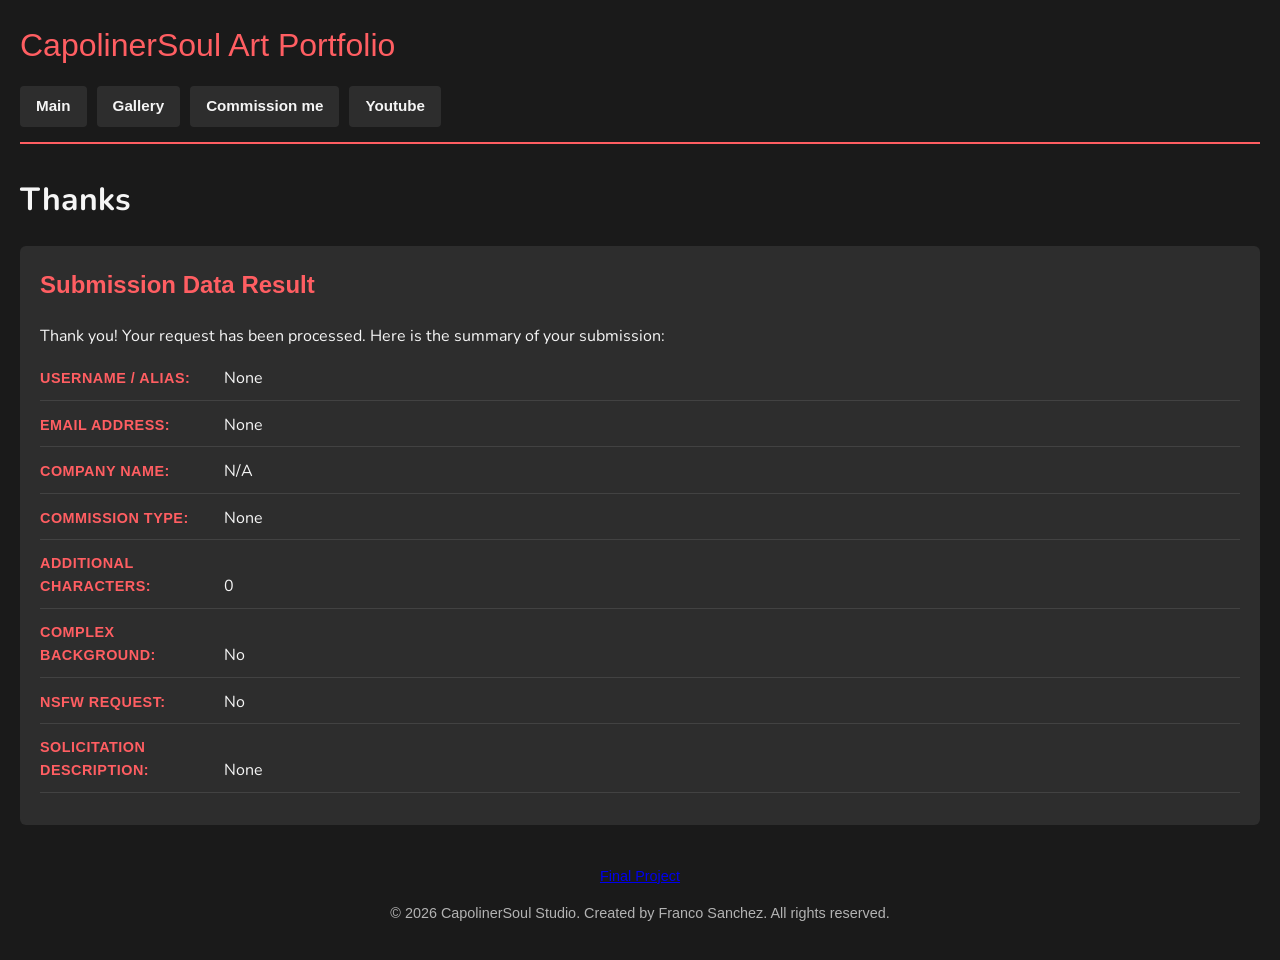
<file: finalproject/action.html>
<!DOCTYPE html>
<html lang="en">
<head>
    <meta charset="UTF-8">
    <meta name="viewport" content="width=device-width, initial-scale=1.0">
    <title>CapolinerSoul's Art Portfolio - Request Received</title>
    <meta name="description" content="Capoliner Soul's Art Portfolio commission submission result page">
    <meta name="author" content="Franco Sanchez">
        <meta name="description" content="Capoliner Soul's Art Portfolio for showing off and getting commissions">
    <meta name="author" content="Franco Sanchez">
    <meta property="og:type" content="website">
    <meta property="og:title" content="CapolinerSoul's Art Portfolio & Commissions">
    <meta property="og:description" content="Explore CapolinerSoul's artwork, latest videos, and request custom digital art commissions or models.">
    <meta property="og:url" content="https://capolinersoul.github.io/wdd231/project/index.html">
    <meta property="og:image" content="https://capolinersoul.github.io/wdd231/project/images/profile.webp">
    <link rel="stylesheet" href="styles/small.css">
    <link rel="stylesheet" href="styles/large.css">
    <link rel="shortcut icon" href="favicon.ico" type="image/x-icon">
    <script src="scripts/formget.js"></script>
    <script src="scripts/navigation.js"></script>
    <link rel="preconnect" href="https://fonts.googleapis.com">
    <link rel="preconnect" href="https://fonts.gstatic.com" crossorigin>
    <link href="https://fonts.googleapis.com/css2?family=Archivo+Black&family=Google+Sans:ital,opsz,wght@0,17..18,400..700;1,17..18,400..700&family=Lato:wght@400;700;900&family=Nunito:ital,wght@0,200..1000;1,200..1000&family=Roboto:ital,wght@0,100..900;1,100..900&display=swap" rel="stylesheet">
</head>
<body>

    <header>
        <div class="header-container">
            <p class="site-title">CapolinerSoul Art Portfolio</p>
            <button class="hamburger-btn" id="hamburgerBtn">
                <span class="bar"></span>
                <span class="bar"></span>
                <span class="bar"></span>
            </button>
            <nav class="main-nav" id="mainNav">
                <ul>
                    <li><a href="index.html" class="nav-btn">Main</a></li>
                    <li><a href="gallery.html" class="nav-btn">Gallery</a></li>
                    <li><a href="commision.html" class="nav-btn">Commission me</a></li>
                    <li><a href="https://www.youtube.com/@CapolinerSoul" class="nav-btn">Youtube</a></li>
                </ul>
            </nav>
        </div>
    </header>

    <main>
        <h1> Thanks</h1>
        <section>
            <h2>Submission Data Result</h2>
            <p>Thank you! Your request has been processed. Here is the summary of your submission:</p>
            
            <div id="summary-content" class="summary-container">
                <!-- The summery is loaded by the script -->
            </div>
        </section>
    </main>

    <footer>
        <a href="https://youtu.be/vgXP-fGPPyI">Final Project</a>
        <p>&copy; 2026 CapolinerSoul Studio. Created by Franco Sanchez. All rights reserved.</p>
    </footer>

</body>
</html>
</file>
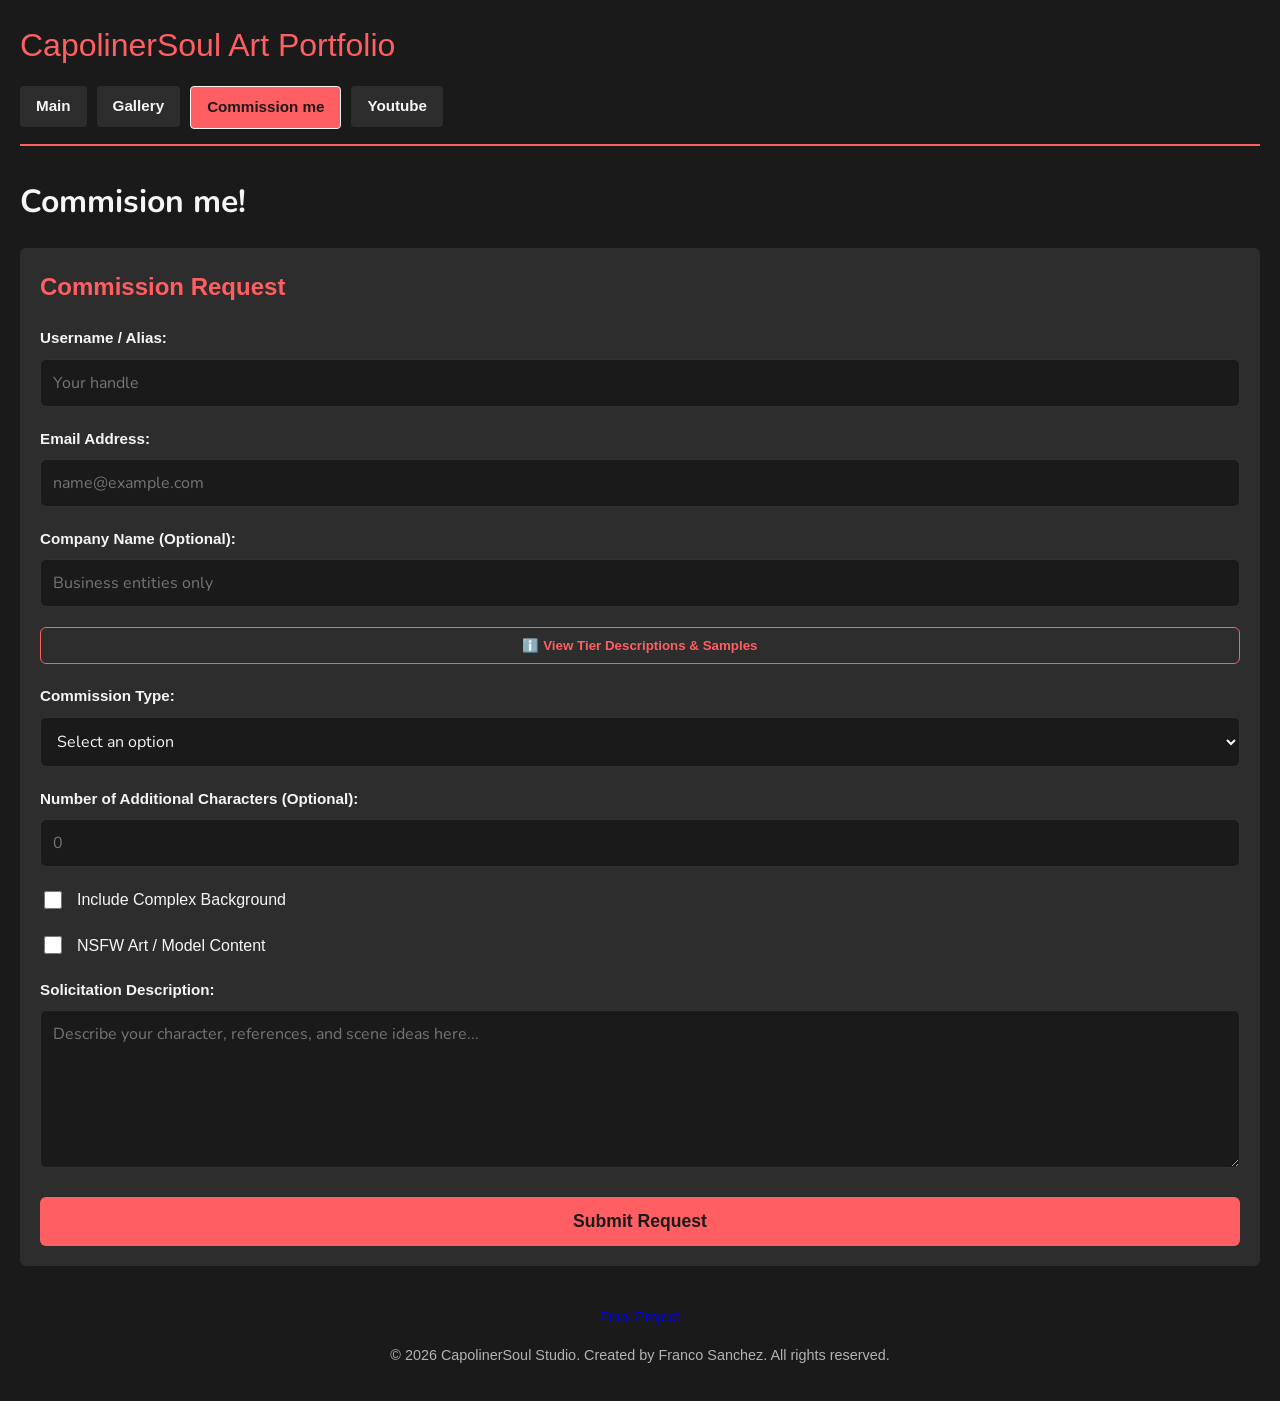
<file: finalproject/commision.html>
<!DOCTYPE html>
<html lang="en">
<head>
    <meta charset="UTF-8">
    <meta name="viewport" content="width=device-width, initial-scale=1.0">
    <title>CapolinerSoul's Art Portfolio</title>
    <meta name="description" content="Capoliner Soul's Art Portfolio for showing off and getting commissions">
    <meta name="author" content="Franco Sanchez">
        <meta name="description" content="Capoliner Soul's Art Portfolio for showing off and getting commissions">
    <meta name="author" content="Franco Sanchez">
    <meta property="og:type" content="website">
    <meta property="og:title" content="CapolinerSoul's Art Portfolio & Commissions">
    <meta property="og:description" content="Explore CapolinerSoul's artwork, latest videos, and request custom digital art commissions or models.">
    <meta property="og:url" content="https://capolinersoul.github.io/wdd231/project/index.html">
    <meta property="og:image" content="https://capolinersoul.github.io/wdd231/project/images/profile.webp">
    <link rel="stylesheet" href="styles/small.css">
    <link rel="stylesheet" href="styles/large.css">
    <link rel="shortcut icon" href="favicon.ico" type="image/x-icon">
    <script src="scripts/navigation.js" defer></script>
    <script src="scripts/formbeh.js" defer></script>
    <link rel="preconnect" href="https://fonts.googleapis.com">
    <link rel="preconnect" href="https://fonts.gstatic.com" crossorigin>
    <link href="https://fonts.googleapis.com/css2?family=Archivo+Black&family=Google+Sans:ital,opsz,wght@0,17..18,400..700;1,17..18,400..700&family=Lato:wght@400;700;900&family=Nunito:ital,wght@0,200..1000;1,200..1000&family=Roboto:ital,wght@0,100..900;1,100..900&display=swap" rel="stylesheet">
</head>
<body>

    <header>
        <div class="header-container">
            <p class="site-title">CapolinerSoul Art Portfolio</p>
            <button class="hamburger-btn" id="hamburgerBtn">
                <span class="bar"></span>
                <span class="bar"></span>
                <span class="bar"></span>
            </button>
            <nav class="main-nav" id="mainNav">
                <ul>
                    <li><a href="index.html" class="nav-btn" aria-current="page">Main</a></li>
                    <li><a href="gallery.html" class="nav-btn">Gallery</a></li>
                    <li><a href="commision.html" class="nav-btn active">Commission me</a></li>
                    <li><a href="https://www.youtube.com/@CapolinerSoul" class="nav-btn">Youtube</a></li>
                </ul>
            </nav>
        </div>
    </header>

    <main>
        <h1>Commision me!</h1>
     <section>
            <h2>Commission Request</h2>
            <form id="commissionForm" action="action.html" method="GET">
                
                <!-- Username / Alias -->
                <div class="form-group">
                    <label for="username">Username / Alias:</label>
                    <input type="text" id="username" name="username" required placeholder="Your handle">
                </div>

                <!-- Email -->
                <div class="form-group">
                    <label for="email">Email Address:</label>
                    <input type="email" id="email" name="email" required placeholder="name@example.com">
                </div>

                <!-- Company Name (Optional) -->
                <div class="form-group">
                    <label for="company">Company Name (Optional):</label>
                    <input type="text" id="company" name="company" placeholder="Business entities only">
                </div>

                <div class="form-group">
                        <button type="button" id="openSpecsBtn" class="info-modal-btn">
                        ℹ️ View Tier Descriptions & Samples
                        </button>
                </div>
                <!-- Commission Type -->
                <div class="form-group">
                    <label for="commission_type">Commission Type:</label>
                    <select id="commission_type" name="commission_type" required>
                        <option value="" disabled selected>Select an option</option>
                        <option value="Sketch ($5)">Sketch - $5</option>
                        <option value="Full Drawing ($30)">Full Drawing - $30</option>
                        <option value="Model Commission ($60)">Model Commission - $60</option>
                    </select>
                </div>

                <!-- Additional Characters (Optional) -->
                <div class="form-group">
                    <label for="additional_characters">Number of Additional Characters (Optional):</label>
                    <input type="number" id="additional_characters" name="additional_characters" min="0" placeholder="0">
                </div>

                <!-- Complex Background (Optional) -->
                <div class="form-group-inline">
                    <input type="checkbox" id="complex_background" name="complex_background" value="Yes">
                    <label for="complex_background">Include Complex Background</label>
                </div>

                <!-- NSFW Art/Model (Optional) -->
                <div class="form-group-inline">
                    <input type="checkbox" id="nsfw" name="nsfw" value="Yes">
                    <label for="nsfw">NSFW Art / Model Content</label>
                </div>

                <!-- Description -->
                <div class="form-group">
                    <label for="description">Solicitation Description:</label>
                    <textarea id="description" name="description" rows="6" required placeholder="Describe your character, references, and scene ideas here..."></textarea>
                </div>

                <button type="submit">Submit Request</button>
            </form>
        </section>

        
</div>

    <dialog id="tierSpecsModal" class="accessible-modal">
        <div class="modal-header">
            <h2>Commission Tiers Detailed</h2>
            <button type="button" id="closeSpecsBtn" class="close-modal-btn" aria-label="Close dialog">✕</button>
        </div>
        
        <div id="modalBody" class="modal-body">
            <p>Loading tier details...</p>
        </div>
    </dialog>

    </main>

    <footer>
        <a href="https://youtu.be/vgXP-fGPPyI">Final Project</a>
        <p>&copy; 2026 CapolinerSoul Studio. Created by Franco Sanchez. All rights reserved.</p>
    </footer>

</body>
</html>
</file>
<file: styles/base.css>
:root{
--ink-black: #03071eff;
--night-bordeaux: #370617ff;
--black-cherry: #6a040fff;
--oxblood: #9d0208ff;
--brick-ember: #d00000ff;
--red-ochre: #dc2f02ff;
--cayenne-red: #e85d04ff;
--deep-saffron: #f48c06ff;
--orange: #faa307ff;
--amber-flame: #ffba08ff;
--heading:"Archivo Black","lato", "google sans", sans-serif;
--head:"Archivo Black";
--primary-color: #1e3a8a;
--completed-bg: #d1fae5;
--completed-border: #10b981;
--completed-text: #065f46;
--incomplete-bg: #f3f4f6;
--incomplete-border: #9ca3af;
--incomplete-text: #1f2937;
}

header{
    background-color: var(--ink-black);
    color: #ffffff;
    margin: 1rem;
    display: flex;
    justify-content: space-between;
    align-items: center;
    padding: 0.5rem 1rem;
    position: relative;
}

ul {
    list-style: none;
    display: block;
    margin: 0;
    padding: 0;
}

li {
    background-color: var(--ink-black);
    font-family: var(--head);
    padding: 1rem;
    text-align: center;
    border-bottom: 1px solid var(--night-bordeaux);
}

.active{
    background-color: #111c5c;
}

a {
    color: white;
    text-decoration: none;
    display: block; /* Estira el enlace en móvil para facilitar el toque */
}

header img{
    width: 100px;
}
header span{
    font-family: var(--head);
    font-size: xx-large;
}
#headername {
    display: flex;
    align-items: center;
    gap: 1rem;
    margin: 0;
}

#hambutton {
    display: block;
    background: none;
    border: none;
    color: white;
    font-size: 2rem;
    cursor: pointer;
    font-family: var(--head);
    padding: 0.5rem;
}
#hambutton::before {
    content: "☰";
}

#hambutton.open::before {
    content: "✕";
}
nav {
    display: none; /* Oculto por defecto */
    position: absolute;
    top: 100%;
    left: 0;
    width: 100%;
    z-index: 100;
}
nav.show {
    display: flex;
    flex-direction: column;
}

main{
    margin: 1rem;
    background-color: #cfcbcb;
    grid-template-rows: repeat(auto-fit, minmax(200px, 1fr));
    font-family: var(--heading);
}
h2{
    color: white;
    background-color: var(--ink-black);
    text-align: center;
}
.pfp div{
    display: flex;
    justify-content: center;
    align-items: center;
}

footer{
 margin: 1rem;
}
.pfp img{
    margin: auto;
    width: 200px;
}
.footermedia{
    display: flex;
    justify-content: center;
}
.footermedia img{
    width: 50px;
    text-align: center;
}
.footercover{
    background-color: var(--night-bordeaux);
    color: white;
    text-align: center;
    font-family: var(--heading);
}
.filters {
    margin-bottom: 2rem;
    display: flex;
    gap: 1rem;
    align-items: center;
    justify-content: center;
}
.fbut{
    padding: 0.5rem 1rem;
    border: 2px solid var(--primary-color);
    background-color: transparent;
    color: var(--primary-color);
    font-weight: bold;
    cursor: pointer;
    border-radius: 0.375rem;
    transition: all 0.2s ease;
}
.fbut.active, .fbut:hover{
    background-color: var(--primary-color);
    color: white;
}
.course-grid {
    margin: 2rem;
    display: grid;
    grid-template-columns: repeat(auto-fill, minmax(280px, 1fr));
    gap: 1.5rem;
    margin-bottom: 2rem;
}
.course-card {
    padding: 1.5rem;
    border-radius: 0.5rem;
    border-left: 8px solid var(--incomplete-border);
    background-color: var(--incomplete-bg);
    color: var(--incomplete-text);
}
.course-card.completed {
    background-color: var(--completed-bg);
    border-left-color: var(--completed-border);
    color: var(--completed-text);
}
.course-card h3 {
    margin: 0 0 0.5rem 0;
}

.course-tech {
    margin-top: 1rem;
    font-size: 0.85rem;
    font-weight: bold;
}

.credit-total {
    font-size: 1.25rem;
    font-weight: bold;
    text-align: right;
    padding: 1rem;
    border-top: 2px solid #e5e7eb;
}
</file>
<file: styles/base-large.css>
@media (min-width: 700px) {
    #hambutton {
        display: none;
    }

    header{
        display: grid;
        grid-template-rows: auto;
    }

    nav {
        display: flex;
        position: static;
        width: auto;
    }

    ul {
        display: flex;
        list-style-type: none;
        padding: 0;
        margin: 0;
        gap: 15px;
    }

    li {
        padding: 0.5rem 1rem;
        border-bottom: none;
    }

    a {
        display: inline;
    }

    main {
        display: grid;
        grid-template-columns: 2fr 1fr;
        grid-template-rows: 2rem 18rem 1fr;
        gap: 5px;
    }

    h1 {
        grid-column: span 2;
    }

    .manystuff {
        grid-column: span 2;
    }
}
</file>
<file: finalproject/styles/small.css>
/* --- COLOR SCHEME & TYPOGRAPHY VARIABLES --- */
:root {
    --primary-bg: #1a1a1a;       /* Dark charcoal background */
    --panel-bg: #2d2d2d;         /* Slightly lighter grey for sections */
    --accent-color: #ff5e62;     /* Vibrant coral for highlights */
    --text-main: #f5f5f5;        /* Off-white for high readability */
    --text-muted: #b3b3b3;       /* Muted grey for footer text */
    
    --heading-font: 'Helvetica Neue', Arial, sans-serif;
    --body-font: 'Georgia', 'Nunito', serif;
}

body {
    background-color: var(--primary-bg);
    color: var(--text-main);
    font-family: var(--body-font);
    line-height: 1.6;
    margin: 0;
    padding: 20px;
}

header {
    border-bottom: 2px solid var(--accent-color);
    padding-bottom: 15px;
    margin-bottom: 30px;
}

.site-title {
    font-family: var(--heading-font);
    color: var(--accent-color);
    margin: 0;
    font-size: xx-large;
}

.header-container {
    position: relative;
    display: flex;
    flex-direction: column;
    align-items: center;
    gap: 15px;
}

.hamburger-btn {
    display: flex;
    flex-direction: column;
    justify-content: space-between;
    width: 30px;
    height: 21px;
    background: none;
    border: none;
    cursor: pointer;
    padding: 0;
    z-index: 10;
}

.hamburger-btn .bar {
    width: 100%;
    height: 3px;
    background-color: var(--accent-color);
    border-radius: 2px;
    transition: all 0.3s ease;
}

.main-nav {
    display: none;
    width: 100%;
}

.main-nav.open {
    display: block;
}

.main-nav.open ul {
    display: flex;
    flex-direction: column;
    width: 100%;
    gap: 10px;
    padding: 0;
    margin: 10px 0 0 0;
    list-style: none;
}


.nav-btn {
    display: block;
    width: 100%;
    box-sizing: border-box;
    font-family: var(--heading-font);
    background-color: var(--panel-bg);
    color: var(--text-main);
    text-decoration: none;
    padding: 8px 16px;
    border-radius: 4px;
    font-weight: bold;
    font-size: 0.95rem;
    transition: background-color 0.2s ease, color 0.2s ease;
}

.nav-btn.active {
    background-color: var(--accent-color);
    color: var(--primary-bg);
    border: 1px solid var(--text-main);
}

.nav-btn:not(.active):hover {
    background-color: var(--accent-color);
    color: var(--primary-bg);
}

section {
    background-color: var(--panel-bg);
    padding: 20px;
    margin-bottom: 20px;
    border-radius: 6px;
}

h2, h3 {
    font-family: var(--heading-font);
    color: var(--accent-color);
    margin-top: 0;
}

main ul {
    padding-left: 20px;
}

main li {
    margin-bottom: 10px;
}

.color-box {
    display: inline-block;
    width: 30px;
    height: 30px;
    vertical-align: middle;
    margin-right: 10px;
    border: 1px solid #ffffff;
    border-radius: 4px;
}

.base-bg { background-color: #1a1a1a; }
.coral-bg { background-color: #ff5e62; }
.white-bg { background-color: #f5f5f5; }

footer {
    text-align: center;
    font-family: var(--heading-font);
    color: var(--text-muted);
    margin-top: 40px;
    font-size: 0.9em;
}

/* --- GRID BASE (1 COLUMN FOR MOBILEVIEW) --- */
.drawings-grid {
    display: grid;
    grid-template-columns: 1fr;
    gap: 24px;
    width: 100%;
    max-width: 1200px;
    margin: 0 auto;
    padding: 24px;
    box-sizing: border-box;
}

.drawing-card {
    margin: 0;
    background-color: var(--panel-bg);
    border: 1px solid rgba(255, 255, 255, 0.05);
    border-radius: 12px;
    overflow: hidden;
    box-shadow: 0 4px 15px rgba(0, 0, 0, 0.3);
    transition: transform 0.2s ease, box-shadow 0.2s ease;
}

.drawing-card:hover {
    transform: translateY(-4px);
    box-shadow: 0 6px 20px rgba(255, 94, 98, 0.15);
    border-color: var(--accent-color);
}

.drawing-card img {
    width: 100%;
    height: auto;
    display: block;
    border-bottom: 2px solid var(--primary-bg);
}

.drawing-card figcaption {
    padding: 18px;
}

.drawing-card h3 {
    margin: 0 0 8px 0;
    font-family: var(--heading-font);
    font-size: 1.2rem;
    color: var(--text-main);
}

.drawing-card time {
    display: block;
    font-size: 0.85rem;
    color: var(--text-muted);
}

.form-group {
    margin-bottom: 20px;
}

.form-group-inline {
    margin-bottom: 20px;
    display: flex;
    align-items: center;
    gap: 12px;
}

.form-group label {
    display: block;
    margin-bottom: 8px;
    font-family: var(--heading-font);
    color: var(--text-main);
    font-weight: bold;
    font-size: 0.95rem;
}

.form-group-inline label {
    display: inline;
    margin-bottom: 0;
    font-family: var(--heading-font);
    color: var(--text-main);
    cursor: pointer;
}

input[type="text"],
input[type="email"],
input[type="number"],
select,
textarea {
    width: 100%;
    padding: 12px;
    background-color: var(--primary-bg);
    border: 1px solid rgba(255, 255, 255, 0.1);
    border-radius: 6px;
    color: var(--text-main);
    font-family: var(--body-font);
    font-size: 1rem;
    box-sizing: border-box;
    transition: border-color 0.2s ease;
}

input[type="text"]:focus,
input[type="email"]:focus,
input[type="number"]:focus,
select:focus,
textarea:focus {
    outline: none;
    border-color: var(--accent-color);
}

input[type="checkbox"] {
    width: 18px;
    height: 18px;
    accent-color: var(--accent-color);
    cursor: pointer;
}

button[type="submit"] {
    font-family: var(--heading-font);
    background-color: var(--accent-color);
    color: var(--primary-bg);
    padding: 14px 20px;
    border: none;
    border-radius: 6px;
    font-weight: bold;
    font-size: 1.1rem;
    cursor: pointer;
    width: 100%;
    transition: opacity 0.2s ease;
}

button[type="submit"]:hover {
    opacity: 0.9;
}

/* --- ACTION PAGE RESULTS STYLES --- */
#action-page {
    display: none;
    margin-top: 30px;
    padding: 20px;
    background-color: var(--panel-bg);
    border: 2px solid var(--accent-color);
    border-radius: 6px;
}

#action-page h2 {
    margin-bottom: 20px;
}

.summary-item {
    margin-bottom: 12px;
    padding-bottom: 8px;
    border-bottom: 1px solid rgba(255, 255, 255, 0.05);
    font-family: var(--body-font);
}

.summary-item strong {
    font-family: var(--heading-font);
    color: var(--accent-color);
    display: inline-block;
    width: 160px;
}

.grid-container {
    display: grid;
    grid-template-columns: 1fr;
    gap: 20px;
    width: 100%;
    max-width: 100%;
    overflow-x: hidden;
    box-sizing: border-box;
}

.reborn {
    display: flex;
    flex-direction: column;
    align-items: center;
    text-align: center;
    gap: 20px;
}

#profile {
    width: 150px;
    height: 150px;
    border-radius: 50%;
    object-fit: cover;
    border: 3px solid var(--accent-color);
}

.triple {
    display: block;
    width: 100%;
    box-sizing: border-box;
}

.triple iframe {
    display: block;
    width: 100%;
    max-width: 100%;
    height: auto; 
    aspect-ratio: 16 / 9;
    margin: 0 auto;
}
.triple p {
    margin-top: 10px;
    font-family: var(--heading-font);
    font-weight: bold;
    color: var(--accent-color);
}

.wireframe{
    width: 100%;
}

.info-modal-btn {
    font-family: var(--heading-font);
    background-color: var(--panel-bg);
    color: var(--accent-color);
    border: 1px solid var(--accent-color);
    padding: 10px 15px;
    border-radius: 6px;
    cursor: pointer;
    font-weight: bold;
    width: 100%;
    transition: background-color 0.2s ease;
}

.info-modal-btn:hover {
    background-color: rgba(255, 94, 98, 0.1);
}

.accessible-modal {
    background-color: var(--panel-bg);
    color: var(--text-main);
    border: 2px solid var(--accent-color);
    border-radius: 12px;
    padding: 24px;
    max-width: 500px;
    width: 90%;
    box-shadow: 0 10px 30px rgba(0, 0, 0, 0.5);
    box-sizing: border-box;
}

.accessible-modal::backdrop {
    background-color: rgba(0, 0, 0, 0.75);
    backdrop-filter: blur(4px);
}

.modal-header {
    display: flex;
    justify-content: space-between;
    align-items: center;
    border-bottom: 1px solid rgba(255, 255, 255, 0.1);
    padding-bottom: 12px;
    margin-bottom: 20px;
}

.modal-header h2 {
    margin: 0;
    font-size: 1.4rem;
}

.close-modal-btn {
    background: none;
    border: none;
    color: var(--text-muted);
    font-size: 1.5rem;
    cursor: pointer;
    padding: 5px;
    transition: color 0.2s ease;
}

.close-modal-btn:hover {
    color: var(--accent-color);
}

.tier-spec {
    margin-bottom: 20px;
}

.tier-spec h3 {
    margin-bottom: 6px;
}

.tier-spec p {
    font-family: var(--body-font);
    font-size: 0.95rem;
    margin: 0;
    color: var(--text-main);
    line-height: 1.5;
}
</file>
<file: finalproject/styles/large.css>
@media (min-width: 768px) {
    .header-container {
        display: flex; 
        flex-direction: row;
        justify-content: space-between;
        align-items: center;
        flex-wrap: wrap;
    }

    .main-nav {
        display: block;
    }

    .main-nav ul {
        display: flex;
        flex-direction: row;
        gap: 10px;
        width: auto;
        padding: 0;  
        margin: 0;    
        list-style: none;
    }

    .nav-btn {
        display: inline-block;
        width: auto;
        box-sizing: border-box;
    }

    .hamburger-btn {
        display: none;
    }

    /* Grid expands to exactly 3 drawings wide */
    .drawings-grid {
        grid-template-columns: repeat(3, 1fr);
    }
     .summary-container {
            margin-top: 15px;
        }
        .summary-item {
            margin-bottom: 12px;
            padding-bottom: 8px;
            border-bottom: 1px solid rgba(255, 255, 255, 0.1);
        }
        .summary-item strong {
            display: inline-block;
            width: 180px;
            text-transform: uppercase;
            font-size: 0.9rem;
            letter-spacing: 0.5px;
        }
        .grid-container {
        grid-template-columns: repeat(3, 1fr);
        gap: 30px;
    }

    /* --- REBORN SECTION (Ocupa las 3 columnas de ancho) --- */
    .reborn {
        grid-column: 1 / -1;
        flex-direction: row;
        align-items: flex-start;
        text-align: left;
        gap: 35px;
    }

    #profile {
        width: 180px;
        height: 180px;
        flex-shrink: 0;
    }

    .reborn div {
        flex: 1;
    }

    .triple {
        grid-column: span 1;
    }

    .triple iframe {
        width: 100%;
    }

}
</file>
<file: chamber/styles/base.css>
:root {
    --font-main: 'Roboto', sans-serif;

    /* Modo Claro (Por defecto) */
    --primary: #0066CC;
    --secondary: #10B981;
    --background: #F8FAFC;
    --surface: #FFFFFF; /* Para tarjetas o contenedores */
    --text: #0F172A;
    --text-muted: #64748B; /* Para textos secundarios */
    --radius-sm: 6px;
    --radius-md: 8px;
    --radius-lg: 12px;
    --shadow-sm: 0 4px 6px -1px rgba(0,0,0,.05);
    --shadow-md: 0 4px 6px -1px rgba(0,0,0,.1);
    --shadow-lg: 0 10px 15px -3px rgba(0,0,0,.1);
}

:root.darkmode {
    /* Modo Oscuro */
    --primary: #3B82F6;
    --secondary: #34D399;
    --background: #0F172A; 
    --surface: #1E293B;
    --text: #F8FAFC;
    --text-muted: #94A3B8;
}

.card {
    background-color: var(--surface);
    color: var(--text);
    font-family: var(--font-main);
    border-radius: var(--radius-md);
    box-shadow: var(--shadow-md);
    padding: 1.25rem;
    display: flex;
    flex-direction: column;
    justify-content: space-between;
    gap: 0.75rem;
    transition: background-color 0.3s ease, color 0.3s ease;
}


.card:hover {
  transform: translateY(-4px);
  box-shadow: var(--shadow-lg);
}

.card h2 {
  font-size: 1.35rem;
  font-weight: 700;
  margin: 0;
  color: var(--text);
}

.card address {
  font-style: normal;
  font-size: 0.85rem;
  font-weight: 500;
  color: var(--primary);
  line-height: 1.4;
}


.card p {
  margin: 0;
  font-size: 0.95rem;
  color: var(--text-muted);
  line-height: 1.5;
  flex-grow: 1;
}

.card button {
  font-family: var(--font-main);
  font-weight: 600;
  text-transform: uppercase;
  font-size: 0.8rem;
  letter-spacing: 0.5px;
  
  background-color: var(--primary);
  color: #FFFFFF;
  border: none;
  padding: 0.75rem 1rem;
  border-radius: var(--radius-sm);
  cursor: pointer;
  
  transition: background-color 0.2s ease, transform 0.1s ease;
}

.card button:hover {
  background-color: var(--secondary); /* Cambia al color secundario al pasar el mouse */
}

.card button:active {
  transform: scale(0.97);
}

.visit-message-box {
    font-family: var(--font-main);
    background-color: var(--surface);
    color: var(--primary);
    font-weight: 600;
    padding: 1rem;
    margin: 1rem 1.5rem;
    border-left: 5px solid var(--secondary);
    border-radius: var(--radius-sm);
    box-shadow: var(--shadow-sm);
    text-align: center;
    font-size: 1.05rem;
    transition: background-color 0.3s ease, color 0.3s ease;
}

.benegas    { grid-area: benegas; }
.alfonsin   { grid-area: alfonsin; }
.plaza      { grid-area: plaza; }
.teatro-plaza { grid-area: teatro; }
.arizu      { grid-area: arizu; }
.barraquero { grid-area: barraquero; }
.palmares   { grid-area: palmares; }
.mediateca  { grid-area: mediateca; }
</file>
<file: chamber/styles/small.css>
header img{
    width: 24px;
    height: 24px;
}

#dark {
    background-color: transparent;
    border: none;
    cursor: pointer;
    padding: 8px;
    display: inline-flex;
    align-items: center;
    justify-content: center;
    border-radius: 50%;
    transition: background-color 0.2s ease;
}

#dark:hover {
    background-color: var(--background);
}

.darkmode #dark img, .darkmode .mainheader img, .darkmode .socialmediafooter a img {
    filter: invert(1) brightness(2);
}

header span{
    font-family: var(--font-main);
    font-size: x-large;
    margin: 0.5rem;
}

header{
    background-color: var(--primary);
    color: var(--surface);
    margin: 1rem;
    display: flex;
    justify-content: space-around;
    align-items: center;
    padding: 1rem;
    position: relative;
    border-radius: 5px;
}

li a {
    color: var(--surface);
    text-decoration: none;
    display: block;
    transition: all 0.2s ease;
    padding: 1rem;
    border-radius: 0.5rem;
    font-size: x-large;
}

li a:hover{
    color: var(--text);
    background-color: var(--secondary);
    padding: 1rem;
}

.active{
    background-color: var(--background);
    color: var(--text);
}

ul {
    background-color: var(--primary);
    list-style: none;
    display: block;
    margin: 0;
    padding: 0;
}

li {
    padding: 1rem;
    text-align: center;
    border-bottom: 1px solid var(--text);
}

#hambutton {
    width: 24px;
    background: none;
    border: none;
    color: var(--text);
    font-size: 2rem;
    cursor: pointer;
    font-family: var(--head);
    padding: 0.5rem;
}
#hambutton::before {
    content: "☰";
}

#hambutton.open::before {
    content: "✕";
}
nav {
    display: none; /* Oculto por defecto */
    position: absolute;
    top: 100%;
    left: 0;
    width: 100%;
    z-index: 100;
}
nav.show {
    display: flex;
    flex-direction: column;
}

body {
  font-family: var(--font-main);
  background-color: var(--background);
  color: var(--text);
  transition: background-color 0.3s ease, color 0.3s ease;
  margin: 0;
  padding: 0;
}

h1{
    margin-left: 2rem;
}

.directory-controls {
  text-align: center;
  margin: 24px 0;
}

.directory-controls button {
  font-family: var(--font-main);
  padding: 10px 20px;
  font-size: 0.95rem;
  font-weight: 500;
  cursor: pointer;
  border: 2px solid var(--primary);
  background-color: var(--surface);
  color: var(--primary);
  border-radius: 6px;
  margin: 0 6px;
  transition: all 0.2s ease;
}

.directory-controls button:hover {
  background-color: var(--primary);
  color: var(--surface);
}

.directory-controls button.active {
  background-color: var(--primary);
  color: var(--surface);
  box-shadow: 0 4px 6px -1px rgba(0, 0, 0, 0.1);
}

.member-card a {
  color: var(--primary);
  text-decoration: none;
  font-weight: 600;
  transition: color 0.2s ease;
}

.member-card a:hover {
  color: var(--secondary);
  text-decoration: underline;
}

.grid-view {
  display: grid;
  grid-template-columns: repeat(auto-fit, minmax(300px, 1fr));
  gap: 24px;
  padding: 20px;
  max-width: 1200px;
  margin: 0 auto;
}

.grid-view .member-card {
  background-color: var(--surface);
  border: 1px solid var(--text-muted);
  border-radius: 12px;
  padding: 24px;
  text-align: center;
  box-shadow: 0 4px 6px -1px rgba(0, 0, 0, 0.05);
  display: flex;
  flex-direction: column;
  align-items: center;
  transition: transform 0.2s ease, box-shadow 0.2s ease, border-color 0.3s ease;
}

.grid-view .member-card:hover {
  transform: translateY(-4px);
  box-shadow: 0 10px 15px -3px rgba(0, 0, 0, 0.1);
}

.grid-view .member-card img {
  max-width: 130px;
  height: auto;
  margin-bottom: 16px;
  border-radius: 8px;
  background-color: #ffffff;
  padding: 6px;
}

.grid-view .member-card h3 {
  margin: 12px 0 6px 0;
  font-size: 1.3rem;
}

.grid-view .member-card .category {
  color: var(--secondary);
  font-weight: 600;
  margin-bottom: 12px;
}

.grid-view .member-card .address,
.grid-view .member-card .phone {
  color: var(--text-muted);
  font-size: 0.9rem;
  margin: 4px 0;
}

.grid-view .member-card .description {
  font-size: 0.95rem;
  line-height: 1.5;
  margin: 16px 0;
  flex-grow: 1;
}


.list-view {
  display: flex;
  flex-direction: column;
  gap: 12px;
  padding: 20px;
  max-width: 1200px;
  margin: 0 auto;
}

.list-view .member-card {
  background-color: var(--surface);
  border-left: 10px solid var(--primary);
  border-top: 1px solid var(--text-muted);
  border-right: 1px solid var(--text-muted);
  border-bottom: 1px solid var(--text-muted);
  border-radius: 6px;
  padding: 16px 24px;
  display: flex;
  flex-wrap: wrap;
  align-items: center;
  justify-content: space-between;
  gap: 16px;
  transition: background-color 0.3s ease;
}

.list-view .member-card:has(.level-2) { border-left-color: #bdc3c7; }
.list-view .member-card:has(.level-3) { border-left-color: #f1c40f; }

.list-view .member-card img {
  display: none; /* Oculto en lista para simplificar espacio */
}

.list-view .member-card h3 {
  margin: 0;
  flex: 1 1 200px;
  font-size: 1.15rem;
}

.list-view .member-card .category {
  color: var(--secondary);
  font-weight: 600;
  flex: 1 1 150px;
}

.list-view .member-card .address {
  color: var(--text-muted);
  flex: 1 1 200px;
}

.list-view .member-card .phone {
  color: var(--text-muted);
  flex: 1 1 120px;
}

.list-view .member-card .description {
  display: none;
}

.badge {
  display: inline-block;
  padding: 4px 10px;
  font-size: 0.75rem;
  font-weight: 700;
  text-transform: uppercase;
  letter-spacing: 0.5px;
  border-radius: 20px;
  margin-bottom: 12px;
}

/* Bronce / Estándar */
.level-1 {
  background-color: var(--text-muted);
  color: var(--surface);
}

/* Plata (Silver) */
.level-2 {
  background-color: #bdc3c7;
  color: #1e293b;
}

/* Oro (Gold) */
.level-3 {
  background-color: #f1c40f;
  color: #1e293b;
}

/* Mensaje de Error */
.error {
  color: #ef4444;
  text-align: center;
  font-weight: bold;
  padding: 20px;
}

footer{
   display: flex;
    background-color: var(--primary);
    color: var(--surface);
    flex-direction: column;
    gap: 40px;   
    justify-content: center;
    align-items: center;
}

.socialmediafooter{
    display: flex;
    align-items: center;
    justify-content: space-around;
}

.socialmediafooter a img{
    width: 50px;
}

.hero-container {
  position: relative;
  width: 100%;
  height: 20vh;
  min-height: 200px;
  overflow: hidden;
  display: flex;
  align-items: center;
  justify-content: center;
}

.hero-container::after {
  content: '';
  position: absolute;
  top: 0;
  left: 0;
  width: 100%;
  height: 100%;
  background: rgba(0, 0, 0, 0.4);
  z-index: 1;
}

.hero {
  position: absolute;
  top: 0;
  left: 0;
  width: 100%;
  height: 100%;
  object-fit: cover;
  object-position: center;
  z-index: 0;
  background-color: black;
}

.hero-content {
  position: relative;
  z-index: 2;
  color: #ffffff;
  text-align: center;
  padding: 0 20px;
  font-family: sans-serif;
}

.hero-content h1 {
  font-size: 3rem;
  margin-bottom: 10px;
  text-shadow: 2px 2px 4px rgba(0, 0, 0, 0.6);
}

.hero-content p {
  font-size: 1.2rem;
  text-shadow: 1px 1px 3px rgba(0, 0, 0, 0.6);
}

.spotlight{
    text-align: center;
    grid-row: span 2;
    background-color: var(--surface);
    border: 1px solid var(--text-muted);
    border-radius: 12px;
    padding: 24px;
    box-shadow: 0 4px 6px -1px rgba(0, 0, 0, 0.05);
    display: flex;
    flex-direction: column;
    align-items: center;
    margin: 1rem;
}

.weather{
  text-align: center;
  background-color: var(--surface);
  border: 1px solid var(--text-muted);
  border-radius: 12px;
  padding: 24px;
  box-shadow: 0 4px 6px -1px rgba(0, 0, 0, 0.05);
  display: flex;
  flex-direction: column;
  align-items: center;
  margin: 1rem;
}
.calltoaction{
  text-align: center;
  background-color: var(--surface);
  border: 1px solid var(--text-muted);
  border-radius: 12px;
  padding: 24px;
  box-shadow: 0 4px 6px -1px rgba(0, 0, 0, 0.05);
  display: flex;
  flex-direction: column;
  align-items: center;
  margin: 1rem;
}

.calltoaction a {
  display: block;
  color: var(--surface);

  background-color: var(--primary);
  border: 1px solid var(--primary);

  padding: 24px 200px;
  border-radius: 12px;
  transition: all 0.2s ease;
  font-size: large;
}

.calltoaction a:hover{
  background-color: var(--secondary);
  border: 1px solid var(--secondary);
  transform: translateY(-4px);
  box-shadow: 0 10px 15px -3px rgba(0, 0, 0, 0.1);
}

#mainpage-grid{
    display: flex;
    flex-direction: column;
}
#featuredContainer{
    display: flex;
    flex-direction: column;
    gap: 12px;
    padding: 20px;
    max-width: 1200px;
    margin: 0 auto;
}

#composition{
  display: block;
  background-color: var(--text-muted);
  min-width: 30px;
  min-height: auto;
  padding: 20px;
  border-radius: 12px;
  text-transform: capitalize;
  color: var(--surface);
  font-size: x-large;
}

.join-grid {
    display: flex;
    flex-direction: column;
    gap: 30px;
    padding: 1rem;
    max-width: 1200px;
    margin: 0 auto;
}

form {
    background-color: var(--surface);
    padding: 25px;
    border-radius: 8px;
    box-shadow: 0 4px 6px -1px rgba(0, 0, 0, 0.05);
    border: 1px solid var(--border, #cbd5e1);
}

form h1 {
    margin: 0 0 20px 0;
    font-size: x-large;
}

label {
    display: block;
    margin-bottom: 20px;
    font-weight: 700;
}

label span {
    display: block;
    margin-bottom: 6px;
    font-size: 1rem;
}

input[type="text"], 
input[type="email"], 
input[type="tel"], 
select, 
textarea {
    display: block;
    width: 100%;
    padding: 12px;
    border: 1px solid var(--border, #cbd5e1);
    background-color: var(--surface);
    color: var(--text);
    border-radius: 6px;
    font-size: 1rem;
    box-sizing: border-box;
    font-family: inherit;
}

input:focus, select:focus, textarea:focus {
    outline: 2px solid var(--primary);
}

input[type="submit"] {
    background-color: var(--primary);
    color: var(--surface);
    border: none;
    padding: 14px 28px;
    font-weight: 700;
    font-size: 1.1rem;
    border-radius: 6px;
    cursor: pointer;
    width: 100%;
    transition: background-color 0.2s ease;
}

input[type="submit"]:hover {
    filter: brightness(0.9);
}

.membership-cards {
    display: flex;
    flex-direction: column;
    gap: 20px;
}

.membership-cards h2 {
    margin: 0 0 10px 0;
}

.membership-card {
    background-color: var(--surface);
    padding: 20px;
    border-radius: 8px;
    box-shadow: 0 4px 6px -1px rgba(0, 0, 0, 0.05);
    border-left: 6px solid var(--primary);
    opacity: 0;
    transform: translateY(20px);
    animation: cardLoadIn 0.6s cubic-bezier(0.16, 1, 0.3, 1) forwards;
}

/* Tiempos desfasados para la animación inicial */
.membership-card:nth-child(2) { animation-delay: 0.1s; border-left-color: var(--text-muted, #64748b); }
.membership-card:nth-child(3) { animation-delay: 0.2s; border-left-color: #bdc3c7; } /* Plata */
.membership-card:nth-child(4) { animation-delay: 0.3s; border-left-color: #bdc3c7; } /* Plata */
.membership-card:nth-child(5) { animation-delay: 0.4s; border-left-color: #f1c40f; } /* Oro */

@keyframes cardLoadIn {
    to {
        opacity: 1;
        transform: translateY(0);
    }
}

.membership-card h3 {
    margin: 0 0 8px 0;
}

.membership-card button {
    background: none;
    border: none;
    color: var(--primary);
    text-decoration: underline;
    padding: 0;
    font-weight: 700;
    cursor: pointer;
    font-size: 1rem;
}

body dialog {
    border: 1px solid var(--text-muted);
    border-radius: 8px;
    padding: 24px;
    max-width: 500px;
    width: 90%;
    background-color: var(--surface);
    color: var(--text);
    box-shadow: 0 20px 25px -5px rgba(0, 0, 0, 0.3);
    opacity: 0;
    transform: translateY(30px);
    transition: opacity 0.4s ease, transform 0.4s ease;
}

body dialog.modal-visible {
    opacity: 1;
    transform: translateY(0);
}

body dialog::backdrop {
    background-color: rgba(0, 0, 0, 0);
    backdrop-filter: blur(0px);
    transition: background-color 0.4s ease, backdrop-filter 0.4s ease;
}

body dialog.modal-visible::backdrop {
    background-color: rgba(0, 0, 0, 0.6);
    backdrop-filter: blur(2px);
}

body dialog h2 {
    font-family: var(--font-main);
    margin: 0 0 12px 0;
    font-size: 1.5rem;
}

body dialog p {
    margin: 0 0 20px 0;
    color: var(--text-muted);
    font-size: 1rem;
}

body dialog ul {
    list-style: none;
    padding: 0;
    margin: 0 0 24px 0;
    background-color: transparent;
}

body dialog li {
    padding: 12px 0;
    border-bottom: 1px solid var(--text-muted);
    text-align: left;
    font-size: 0.95rem;
}

body dialog li:last-child {
    border-bottom: none;
}

body dialog button.close-modal {
    background-color: rgb(136, 38, 38);
    color: #ffffff;
    border: none;
    padding: 10px 20px;
    border-radius: 6px;
    font-family: var(--font-main);
    font-weight: 700;
    cursor: pointer;
    transition: filter 0.2s ease;
    display: block;
    margin-left: auto;
}

body dialog button.close-modal:hover {
    filter: brightness(0.85);
}

.thankyou-box {
    max-width: 700px;
    margin: 40px auto;
    background-color: var(--surface); 
    color: var(--text);
    padding: 40px;
    border-radius: 8px;
    box-shadow: 0 4px 15px rgba(0,0,0,0.05);
}
.thankyou-box h1 {
    color: var(--primary);
    margin-top: 0;
}
.summary-row {
    display: flex;
    justify-content: space-between;
    padding: 10px 0;
    border-bottom: 1px dashed var(--text-muted, #cbd5e1);
}
.summary-label {
    font-weight: 700;
    color: var(--text);
    opacity: 0.8;
}
.summary-value {
    color: var(--text);
}
.return-btn {
    display: inline-block;
    margin-top: 30px;
    background-color: var(--primary);
    color: var(--surface);
    text-decoration: none;
    padding: 12px 24px;
    border-radius: 6px;
    font-weight: 700;
}

.grid-container {
    display: grid;
    gap: 16px;
    padding: 1rem;
    width: 100%;
    max-width: 1200px;
    margin: 0 auto;
    box-sizing: border-box; 
    grid-template-columns: 1fr;
    grid-template-areas:
      "benegas" "alfonsin" "plaza" "teatro"
      "arizu" "barraquero" "palmares" "mediateca";
}

  .card figure {
    margin: 0;
    width: 100%;
    overflow: hidden;
    border-radius: var(--radius-sm);
    background-color: #000;
    aspect-ratio: 3 / 2; 
}

.card figure img {
    width: 100%;
    height: 100%;
    object-fit: cover;
    display: block;
    transition: transform 0.4s ease, filter 0.4s ease, opacity 0.4s ease;
}
</file>
<file: chamber/styles/large.css>
@media (min-width:1025px) {
        #hambutton {
        display: none;
    }

        header{
        display: flex;
        justify-content: space-around;
        align-items: center;
    }

    nav {
        display: flex;
        position: static;
        width: auto;
    }

    ul {
        display: flex;
        list-style-type: none;
        padding: 0;
        margin: 0;
        gap: 15px;
    }

    li {
        padding: 0.5rem 1rem;
        border-bottom: none;
    }

    a {
        display: inline;
    }
    footer{
    display: flex;
    background-color: var(--primary);
    flex-direction: row;
    text-align: left;
}

.socialmediafooter{
    display: flex;
    align-items: center;
    gap: 0.3rem;
    justify-content: space-around;
}

.hero-container {
  position: relative;
  width: 100%;
  height: 60vh; /* Ocupa el 60% de la altura de la pantalla */
  min-height: 400px;
  overflow: hidden;
  display: flex;
  align-items: center;
  justify-content: center;
}

.hero-container::after {
  content: '';
  position: absolute;
  top: 0;
  left: 0;
  width: 100%;
  height: 100%;
  background: rgba(0, 0, 0, 0.4); /* Capa negra con 40% de opacidad */
  z-index: 1;
}

.hero {
  position: absolute;
  top: 0;
  left: 0;
  width: 100%;
  height: 100%;
  object-fit: cover; /* Evita que la imagen se deforme o estire */
  object-position: center; /* Centra la foto de la plaza */
  z-index: 0;
}

#mainpage-grid{
    display: grid;
    grid-template-columns: 3fr 1fr;
    grid-row: auto;
}

#featuredContainer{
    display: flex;
    flex-direction: column;
    gap: 12px;
    padding: 20px;
    max-width: 1200px;
    margin: 0 auto;
    
}

.calltoaction a {
  display: block;
  color: var(--surface);

  background-color: var(--primary);
  border: 1px solid var(--primary);

  padding: 24px 200px;
  border-radius: 12px;
  transition: all 0.2s ease;
  font-size: xx-large;
}

.join-grid {
    display: grid;
    grid-template-columns: 3fr 2fr; /* Formulario a la izquierda (3 partes), Tarjetas a la derecha (2 partes) */
    gap: 30px;
    padding: 20px;
    max-width: 1200px;
    margin: 0 auto;
    align-items: start; /* Mantiene ambos bloques alineados arriba */
}

/* Ajuste del botón enviar para mantener la estética limpia en pantallas grandes */
form input[type="submit"] {
    width: auto;
    padding: 14px 40px;
}


body dialog ul {
    display: block;
    flex-direction: unset;
    gap: unset;
    list-style-type: none;
    padding: 0;
    margin: 0 0 24px 0;
    background-color: transparent;
}

body dialog li {
    display: block;
    width: 100%;
    padding: 12px 0;
    border-bottom: 1px solid var(--text-muted);
    border-top: none;
    border-left: none;
    border-right: none;
    text-align: left;
}

body dialog li:last-child {
    border-bottom: none;
}

.grid-container {
    gap: 24px;
    grid-template-columns: repeat(4, 1fr);
    grid-template-areas:
          "benegas    alfonsin   plaza       teatro"
          "arizu      barraquero palmares    mediateca";
    }
}
</file>
<file: chamber/styles/medium.css>
@media (min-width:641px) {
     #hambutton {
        display: none;
    }

    header {
    display: flex;
    justify-content: space-around;
    align-items: center;
    /* Permite que la navegación baje si no hay espacio */
    flex-wrap: wrap; 
    /* Agrega separación vertical cuando el nav baje */
    row-gap: 15px; 
}

nav {
    display: flex;
    position: static;
    width: auto;
}

ul {
    display: flex;
    list-style-type: none;
    padding: 0;
    margin: 0;
    gap: 15px;
}

li {
    padding: 0.5rem 1rem;
    border-bottom: none;
}

a {
    display: inline;
}

  .grid-container {
        gap: 20px;
        grid-template-columns: repeat(2, 1fr);
        grid-template-areas:
          "benegas    alfonsin"
          "plaza      teatro"
          "arizu      barraquero"
          "palmares   mediateca";
    }

      .card figure {
        background-color: #000;
        height: 200px;
    }
    
    .card figure img {
        height: 200px;
        width: 300px;
    }

    .card figure:hover img {
        transform: scale(1.05);
        filter: brightness(1.1);
        opacity: 0.85;
    }
}
</file>
